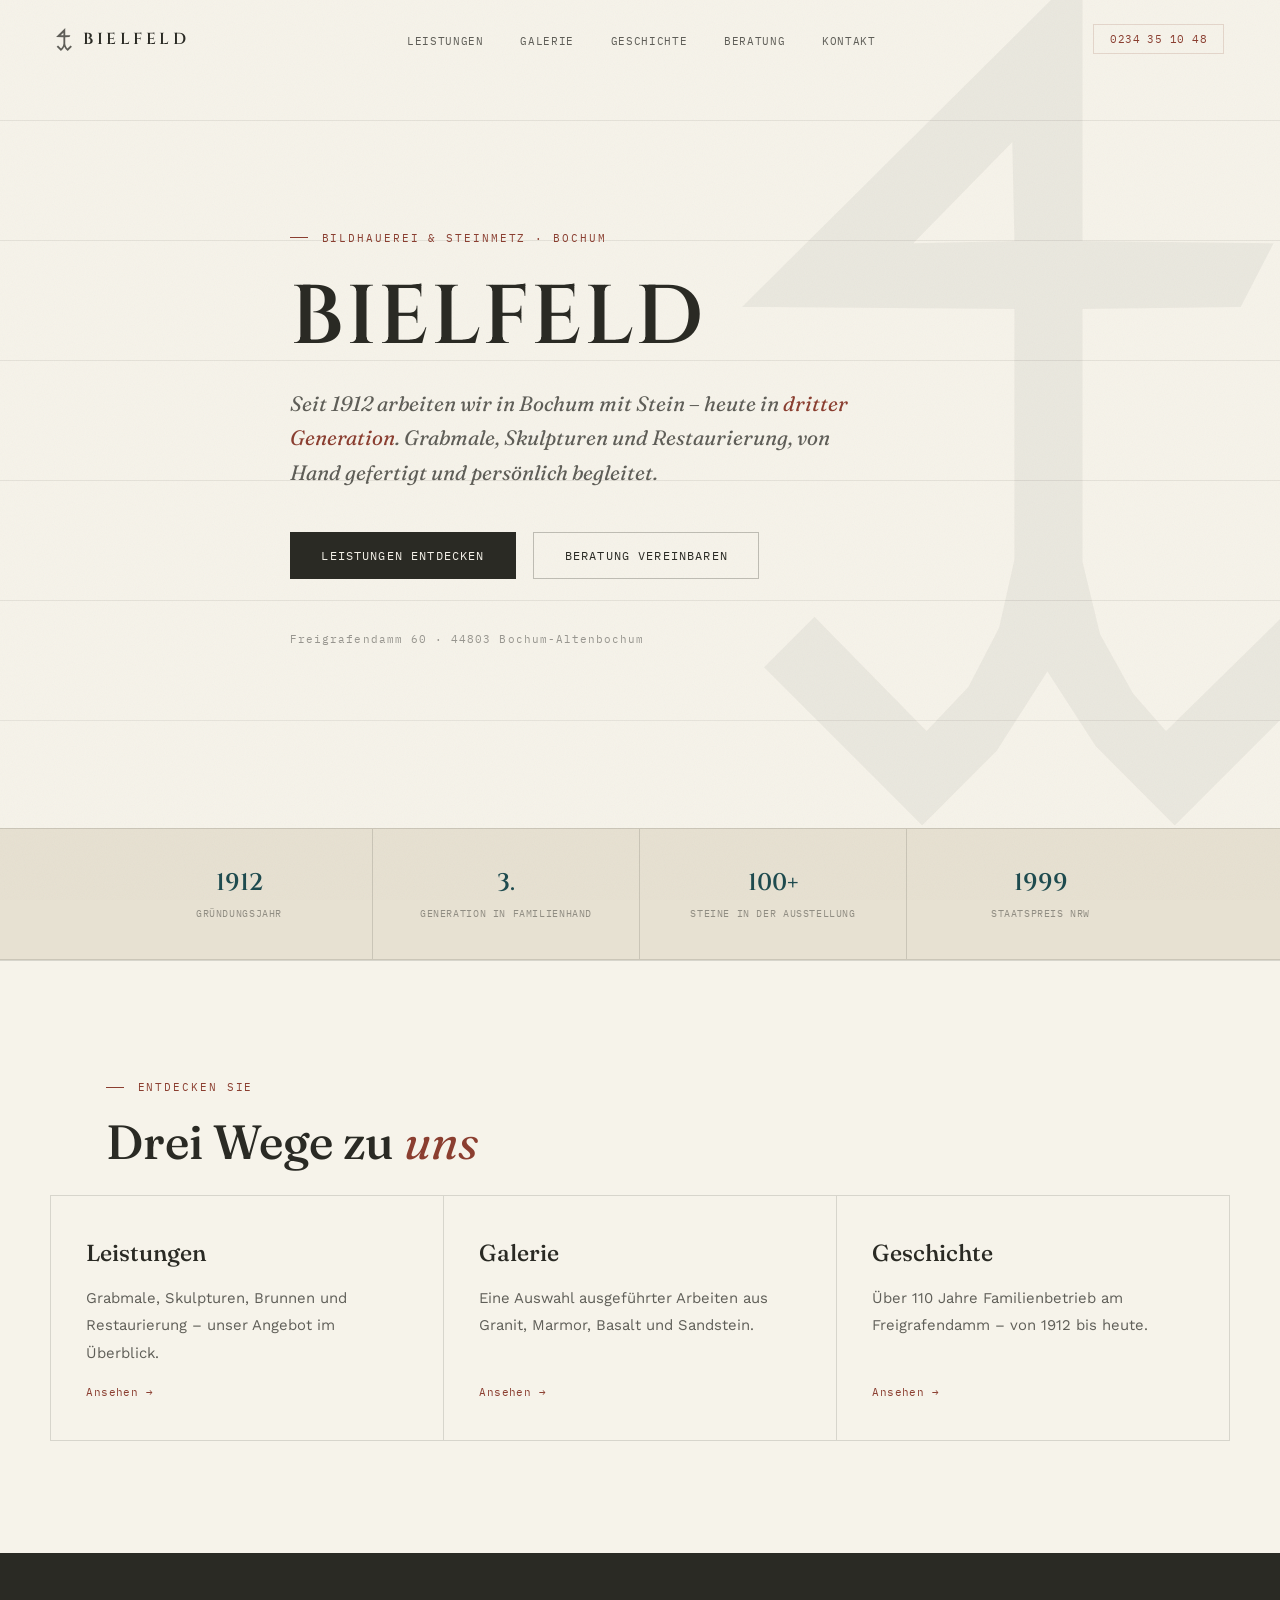
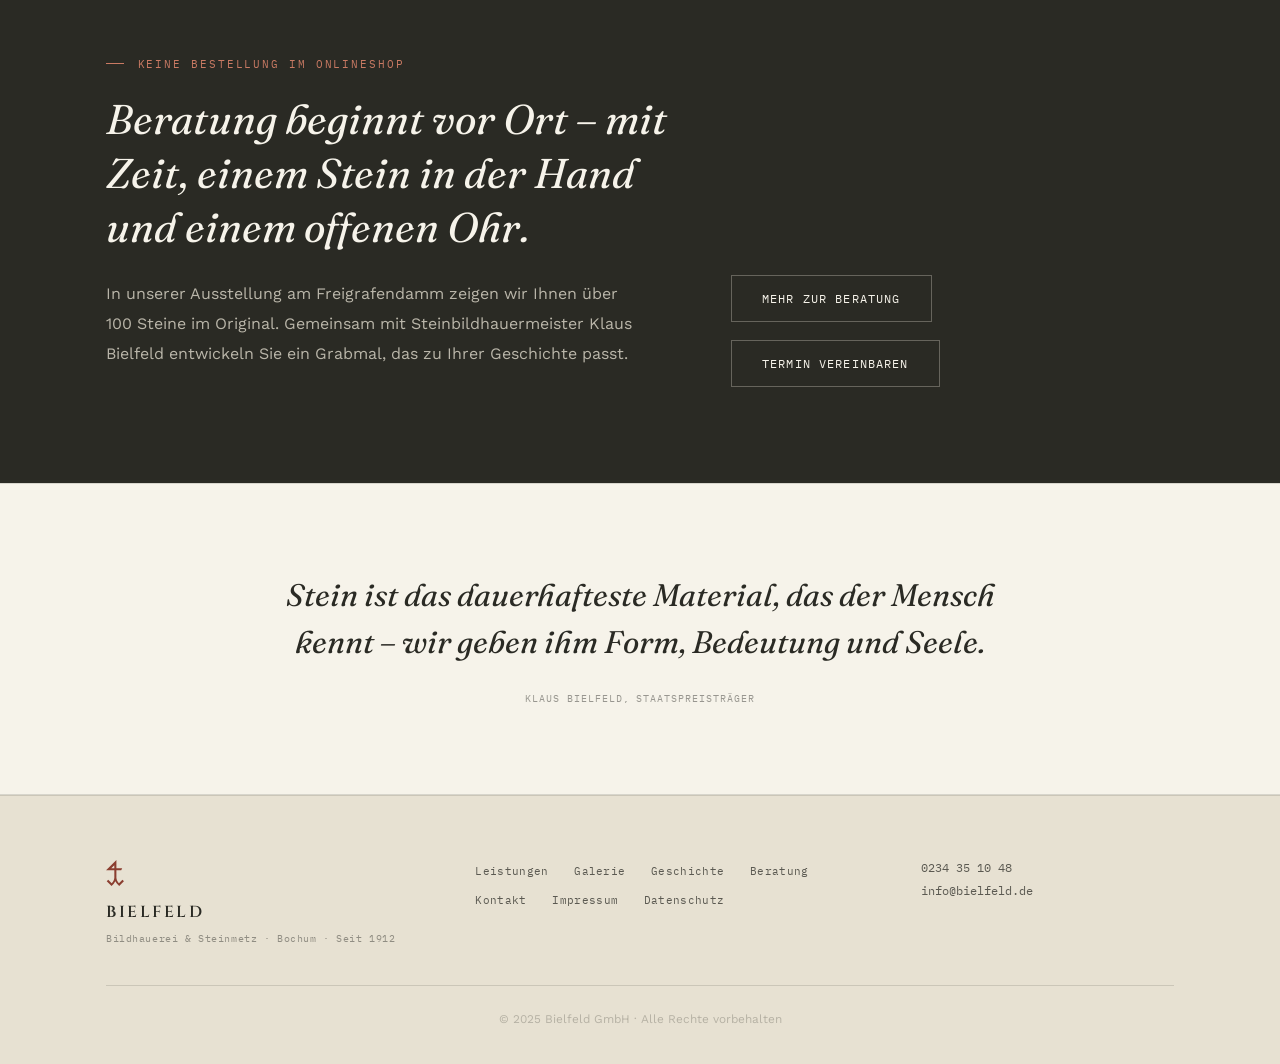
<file: index.html>
<!DOCTYPE html>
<html lang="de">
<head>
<meta charset="UTF-8">
<meta name="viewport" content="width=device-width, initial-scale=1.0">
<title>Bildhauerei Bielfeld GmbH – Bochum · Seit 1912</title>
<meta name="description" content="Bildhauerei Bielfeld – Grabmale, Skulpturen und Steinmetzarbeiten aus Bochum. Seit 1912 in dritter Generation. Persönliche Beratung vor Ort am Freigrafendamm 60.">
<link rel="preconnect" href="https://fonts.googleapis.com">
<link href="https://fonts.googleapis.com/css2?family=Cinzel:wght@400;500;600;700&family=Fraunces:ital,opsz,wght@0,9..144,400;0,9..144,500;0,9..144,600;1,9..144,400;1,9..144,500&family=Work+Sans:wght@300;400;500;600;700&family=IBM+Plex+Mono:wght@400;500&display=swap" rel="stylesheet">
<link rel="stylesheet" href="style.css">
</head>
<body>

<!-- ═══ NAVIGATION ═══ -->
<nav id="navbar">
  <a href="index.html" class="nav-logo">
    <svg class="nav-mark" viewBox="0 0 268 390" aria-hidden="true"><path d="M155 0L0 154L124 155L124 269L117 300L103 327L84 347L33 295L10 318L82 390L116 356L139 320L161 354L197 390L268 319L246 295L193 347L178 330L163 303L155 270L155 155L227 154L242 125L155 124Z M123 79L124 124L78 125Z" fill="currentColor" fill-rule="evenodd"/></svg>
    <span>Bielfeld</span>
  </a>
  <ul class="nav-links">
    <li><a href="leistungen.html">Leistungen</a></li>
    <li><a href="galerie.html">Galerie</a></li>
    <li><a href="geschichte.html">Geschichte</a></li>
    <li><a href="beratung.html">Beratung</a></li>
    <li><a href="kontakt.html">Kontakt</a></li>
  </ul>
  <a href="tel:+49234351048" class="nav-tel">0234 35 10 48</a>
  <button class="nav-hamburger" id="navHamburger" aria-label="Menü öffnen" aria-expanded="false"><span></span><span></span></button>
</nav>

<div class="nav-mobile-menu" id="navMobileMenu" aria-hidden="true">
  <nav class="mobile-menu-inner">
    <ul class="mobile-nav-links">
      <li><a href="leistungen.html" class="mobile-nav-link">Leistungen</a></li>
      <li><a href="galerie.html" class="mobile-nav-link">Galerie</a></li>
      <li><a href="geschichte.html" class="mobile-nav-link">Geschichte</a></li>
      <li><a href="beratung.html" class="mobile-nav-link">Beratung</a></li>
      <li><a href="kontakt.html" class="mobile-nav-link">Kontakt</a></li>
    </ul>
    <a href="tel:+49234351048" class="mobile-nav-tel">0234 35 10 48</a>
    <span class="mobile-nav-since">Bildhauerei &amp; Steinmetz · Bochum · Seit 1912</span>
  </nav>
</div>

<!-- ═══ HERO ═══ -->
<section id="hero">
  <div class="hero-grid-lines"></div>
  <svg class="hero-mark-bg" viewBox="0 0 268 390" aria-hidden="true"><path d="M155 0L0 154L124 155L124 269L117 300L103 327L84 347L33 295L10 318L82 390L116 356L139 320L161 354L197 390L268 319L246 295L193 347L178 330L163 303L155 270L155 155L227 154L242 125L155 124Z M123 79L124 124L78 125Z" fill="currentColor" fill-rule="evenodd"/></svg>
  <div class="container">
    <div class="hero-content">
      <span class="label reveal">Bildhauerei &amp; Steinmetz · Bochum</span>
      <h1 class="h1-carved hero-title reveal d1">Bielfeld</h1>
      <p class="lede hero-sub reveal d2">Seit 1912 arbeiten wir in Bochum mit Stein – heute in <em style="color:var(--brick); font-style:italic;">dritter Generation</em>. Grabmale, Skulpturen und Restaurierung, von Hand gefertigt und persönlich begleitet.</p>
      <div class="btn-row reveal d3">
        <a href="leistungen.html" class="btn btn--solid">Leistungen entdecken</a>
        <a href="beratung.html" class="btn btn--outline">Beratung vereinbaren</a>
      </div>
      <p class="hero-since reveal d3">Freigrafendamm 60 · 44803 Bochum-Altenbochum</p>
    </div>
  </div>
</section>

<!-- ═══ FAKTEN ═══ -->
<section class="fact-strip">
  <div class="container">
    <div class="fact reveal">
      <div class="fact-num">1912</div>
      <div class="fact-text">Gründungsjahr</div>
    </div>
    <div class="fact reveal d1">
      <div class="fact-num">3.</div>
      <div class="fact-text">Generation in Familienhand</div>
    </div>
    <div class="fact reveal d2">
      <div class="fact-num">100+</div>
      <div class="fact-text">Steine in der Ausstellung</div>
    </div>
    <div class="fact reveal d3">
      <div class="fact-num">1999</div>
      <div class="fact-text">Staatspreis NRW</div>
    </div>
  </div>
</section>

<!-- ═══ KATALOG-NAVIGATION ═══ -->
<section class="section">
  <div class="container">
    <span class="label reveal">Entdecken Sie</span>
    <h2 class="h2-accent reveal d1">Drei Wege zu <em>uns</em></h2>
  </div>
  <div class="container" style="padding:0;">
    <div class="cat-grid reveal d2">
      <a href="leistungen.html" class="cat-card">
        <h3>Leistungen</h3>
        <p>Grabmale, Skulpturen, Brunnen und Restaurierung – unser Angebot im Überblick.</p>
        <span class="cat-arrow">Ansehen</span>
      </a>
      <a href="galerie.html" class="cat-card">
        <h3>Galerie</h3>
        <p>Eine Auswahl ausgeführter Arbeiten aus Granit, Marmor, Basalt und Sandstein.</p>
        <span class="cat-arrow">Ansehen</span>
      </a>
      <a href="geschichte.html" class="cat-card">
        <h3>Geschichte</h3>
        <p>Über 110 Jahre Familienbetrieb am Freigrafendamm – von 1912 bis heute.</p>
        <span class="cat-arrow">Ansehen</span>
      </a>
    </div>
  </div>
</section>

<!-- ═══ BERATUNGS-TEASER ═══ -->
<section class="teaser-band">
  <div class="container">
    <div class="teaser-grid">
      <div class="reveal">
        <span class="label">Keine Bestellung im Onlineshop</span>
        <h2>Beratung beginnt vor Ort – mit Zeit, einem Stein in der Hand und einem offenen Ohr.</h2>
        <p>In unserer Ausstellung am Freigrafendamm zeigen wir Ihnen über 100 Steine im Original. Gemeinsam mit Steinbildhauermeister Klaus Bielfeld entwickeln Sie ein Grabmal, das zu Ihrer Geschichte passt.</p>
      </div>
      <div class="reveal d2" style="display:flex; flex-direction:column; gap:1.1rem; align-items:flex-start;">
        <a href="beratung.html" class="btn btn--outline">Mehr zur Beratung</a>
        <a href="kontakt.html" class="btn btn--outline">Termin vereinbaren</a>
      </div>
    </div>
  </div>
</section>

<!-- ═══ ZITAT ═══ -->
<div class="pull-quote">
  <blockquote class="reveal">
    Stein ist das dauerhafteste Material, das der Mensch kennt – wir geben ihm Form, Bedeutung und Seele.
    <cite>Klaus Bielfeld, Staatspreisträger</cite>
  </blockquote>
</div>

<!-- ═══ FOOTER ═══ -->
<footer>
  <div class="container">
    <div class="footer-grid">
      <div class="footer-brand">
        <svg class="footer-mark" viewBox="0 0 268 390" aria-hidden="true"><path d="M155 0L0 154L124 155L124 269L117 300L103 327L84 347L33 295L10 318L82 390L116 356L139 320L161 354L197 390L268 319L246 295L193 347L178 330L163 303L155 270L155 155L227 154L242 125L155 124Z M123 79L124 124L78 125Z" fill="currentColor" fill-rule="evenodd"/></svg>
        <div class="f-logo">Bielfeld</div>
        <div class="f-since">Bildhauerei &amp; Steinmetz · Bochum · Seit 1912</div>
      </div>
      <ul class="footer-nav">
        <li><a href="leistungen.html">Leistungen</a></li>
        <li><a href="galerie.html">Galerie</a></li>
        <li><a href="geschichte.html">Geschichte</a></li>
        <li><a href="beratung.html">Beratung</a></li>
        <li><a href="kontakt.html">Kontakt</a></li>
        <li><a href="impressum.html">Impressum</a></li>
        <li><a href="datenschutz.html">Datenschutz</a></li>
      </ul>
      <div class="footer-contact">
        <a href="tel:+49234351048">0234 35 10 48</a>
        <a href="mailto:info@bielfeld.de">info@bielfeld.de</a>
      </div>
    </div>
    <div class="footer-legal">© 2025 Bielfeld GmbH · Alle Rechte vorbehalten</div>
  </div>
</footer>

<script src="script.js"></script>
</body>
</html>
</file>
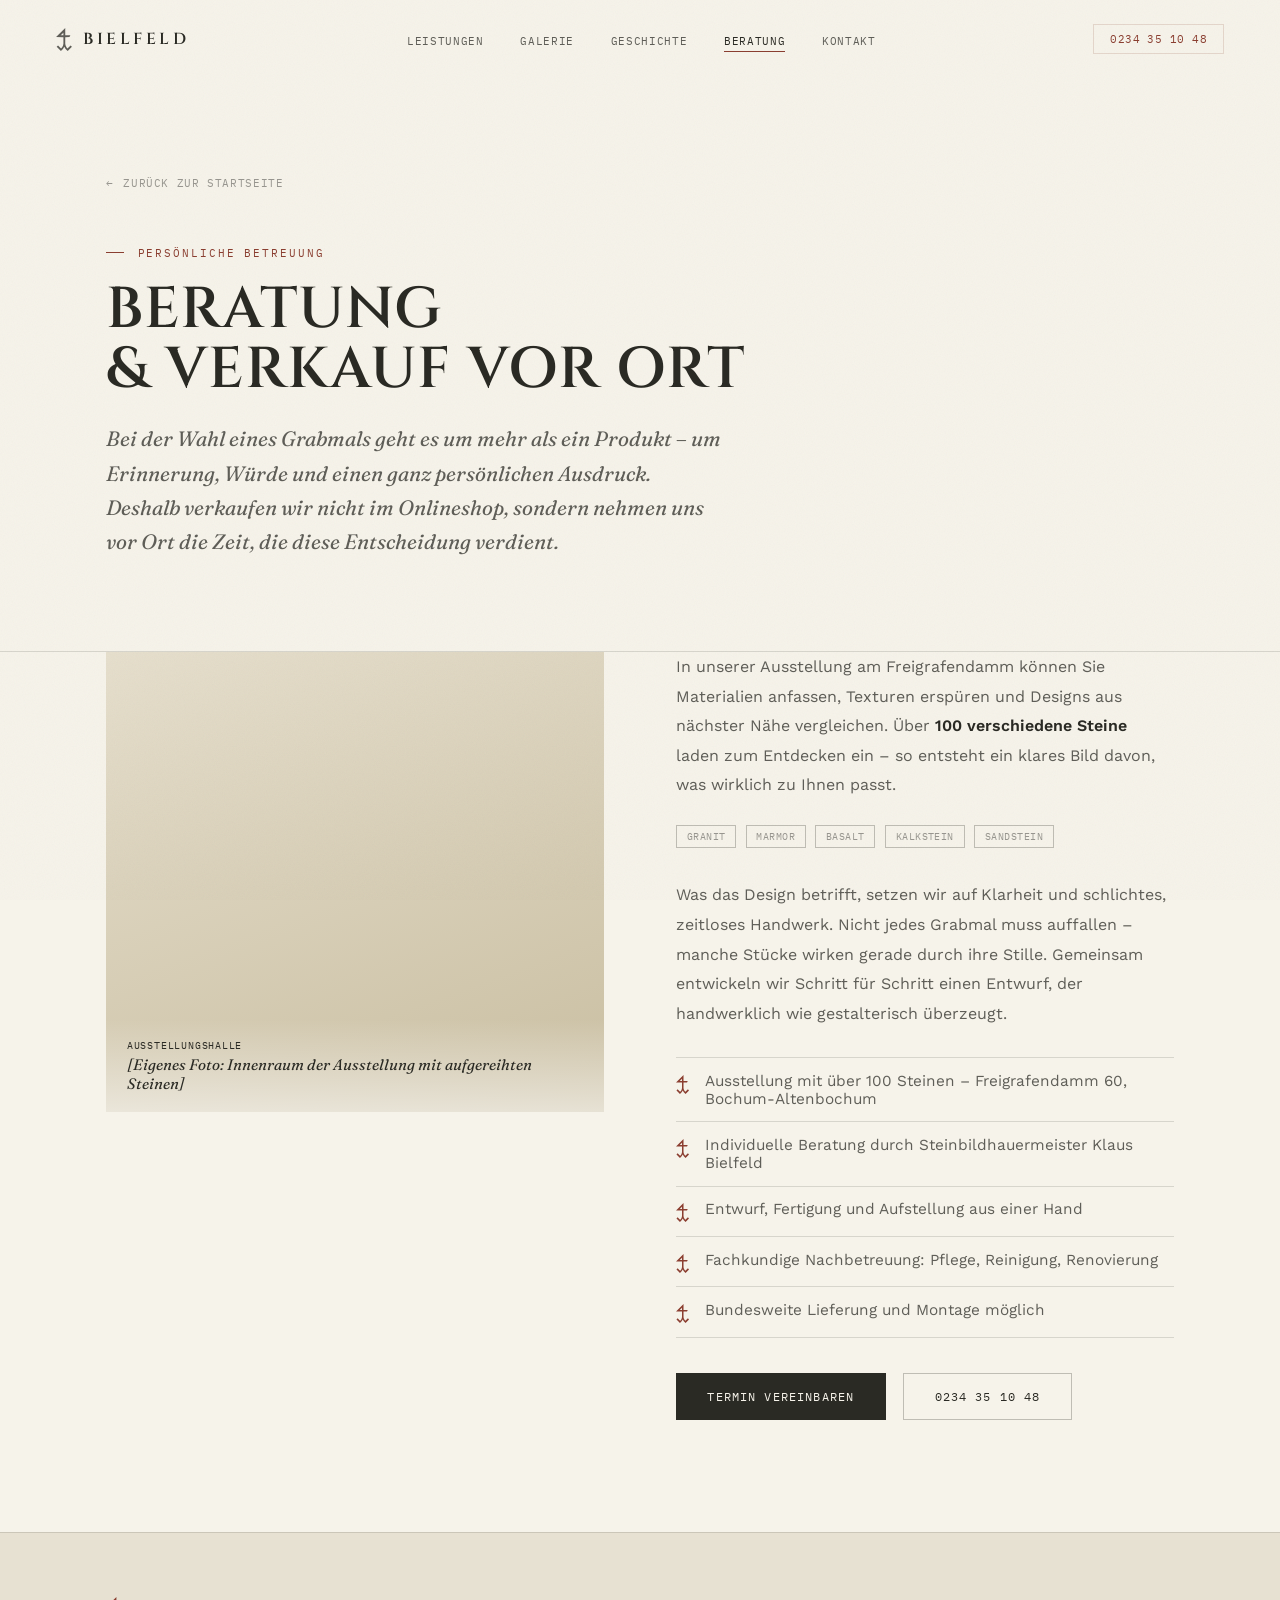
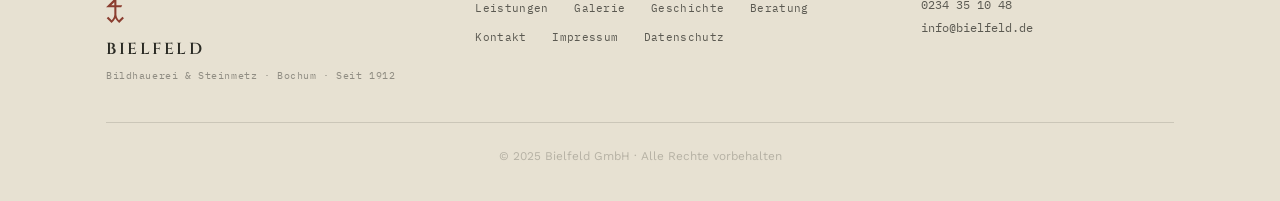
<file: beratung.html>
<!DOCTYPE html>
<html lang="de">
<head>
<meta charset="UTF-8">
<meta name="viewport" content="width=device-width, initial-scale=1.0">
<title>Beratung &amp; Verkauf vor Ort – Bildhauerei Bielfeld GmbH</title>
<meta name="description" content="Persönliche Beratung in der Ausstellung der Bildhauerei Bielfeld am Freigrafendamm 60 in Bochum – über 100 Steine im Original, kein Onlineshop.">
<link rel="preconnect" href="https://fonts.googleapis.com">
<link href="https://fonts.googleapis.com/css2?family=Cinzel:wght@400;500;600;700&family=Fraunces:ital,opsz,wght@0,9..144,400;0,9..144,500;0,9..144,600;1,9..144,400;1,9..144,500&family=Work+Sans:wght@300;400;500;600;700&family=IBM+Plex+Mono:wght@400;500&display=swap" rel="stylesheet">
<link rel="stylesheet" href="style.css">
</head>
<body>

<nav id="navbar">
  <a href="index.html" class="nav-logo">
    <svg class="nav-mark" viewBox="0 0 268 390" aria-hidden="true"><path d="M155 0L0 154L124 155L124 269L117 300L103 327L84 347L33 295L10 318L82 390L116 356L139 320L161 354L197 390L268 319L246 295L193 347L178 330L163 303L155 270L155 155L227 154L242 125L155 124Z M123 79L124 124L78 125Z" fill="currentColor" fill-rule="evenodd"/></svg>
    <span>Bielfeld</span>
  </a>
  <ul class="nav-links">
    <li><a href="leistungen.html">Leistungen</a></li>
    <li><a href="galerie.html">Galerie</a></li>
    <li><a href="geschichte.html">Geschichte</a></li>
    <li><a href="beratung.html" class="is-active">Beratung</a></li>
    <li><a href="kontakt.html">Kontakt</a></li>
  </ul>
  <a href="tel:+49234351048" class="nav-tel">0234 35 10 48</a>
  <button class="nav-hamburger" id="navHamburger" aria-label="Menü öffnen" aria-expanded="false"><span></span><span></span></button>
</nav>

<div class="nav-mobile-menu" id="navMobileMenu" aria-hidden="true">
  <nav class="mobile-menu-inner">
    <ul class="mobile-nav-links">
      <li><a href="leistungen.html" class="mobile-nav-link">Leistungen</a></li>
      <li><a href="galerie.html" class="mobile-nav-link">Galerie</a></li>
      <li><a href="geschichte.html" class="mobile-nav-link">Geschichte</a></li>
      <li><a href="beratung.html" class="mobile-nav-link">Beratung</a></li>
      <li><a href="kontakt.html" class="mobile-nav-link">Kontakt</a></li>
    </ul>
    <a href="tel:+49234351048" class="mobile-nav-tel">0234 35 10 48</a>
    <span class="mobile-nav-since">Bildhauerei &amp; Steinmetz · Bochum · Seit 1912</span>
  </nav>
</div>

<header class="page-head container">
  <a href="index.html" class="legal-back">Zurück zur Startseite</a>
  <span class="label reveal">Persönliche Betreuung</span>
  <h1 class="h1-carved reveal d1">Beratung<br>&amp; Verkauf vor Ort</h1>
  <p class="lede reveal d2">Bei der Wahl eines Grabmals geht es um mehr als ein Produkt – um Erinnerung, Würde und einen ganz persönlichen Ausdruck. Deshalb verkaufen wir nicht im Onlineshop, sondern nehmen uns vor Ort die Zeit, die diese Entscheidung verdient.</p>
</header>

<section class="section" style="padding-top:0;">
  <div class="container">
    <div class="consult-grid">

      <div class="consult-img reveal">
        <div class="swatch swatch--kalkstein" style="min-height:460px;">
          <div class="swatch-caption">
            <span class="sc-mat">Ausstellungshalle</span>
            <span class="sc-desc">[Eigenes Foto: Innenraum der Ausstellung mit aufgereihten Steinen]</span>
          </div>
        </div>
      </div>

      <div class="reveal d2">
        <p>In unserer Ausstellung am Freigrafendamm können Sie Materialien anfassen, Texturen erspüren und Designs aus nächster Nähe vergleichen. Über <strong>100 verschiedene Steine</strong> laden zum Entdecken ein – so entsteht ein klares Bild davon, was wirklich zu Ihnen passt.</p>

        <div class="material-strip">
          <span class="tag">Granit</span><span class="tag">Marmor</span><span class="tag">Basalt</span><span class="tag">Kalkstein</span><span class="tag">Sandstein</span>
        </div>

        <p>Was das Design betrifft, setzen wir auf Klarheit und schlichtes, zeitloses Handwerk. Nicht jedes Grabmal muss auffallen – manche Stücke wirken gerade durch ihre Stille. Gemeinsam entwickeln wir Schritt für Schritt einen Entwurf, der handwerklich wie gestalterisch überzeugt.</p>

        <ul class="feature-list">
          <li><svg class="mark" viewBox="0 0 268 390" aria-hidden="true"><path d="M155 0L0 154L124 155L124 269L117 300L103 327L84 347L33 295L10 318L82 390L116 356L139 320L161 354L197 390L268 319L246 295L193 347L178 330L163 303L155 270L155 155L227 154L242 125L155 124Z M123 79L124 124L78 125Z" fill="currentColor" fill-rule="evenodd"/></svg>Ausstellung mit über 100 Steinen – Freigrafendamm 60, Bochum-Altenbochum</li>
          <li><svg class="mark" viewBox="0 0 268 390" aria-hidden="true"><path d="M155 0L0 154L124 155L124 269L117 300L103 327L84 347L33 295L10 318L82 390L116 356L139 320L161 354L197 390L268 319L246 295L193 347L178 330L163 303L155 270L155 155L227 154L242 125L155 124Z M123 79L124 124L78 125Z" fill="currentColor" fill-rule="evenodd"/></svg>Individuelle Beratung durch Steinbildhauermeister Klaus Bielfeld</li>
          <li><svg class="mark" viewBox="0 0 268 390" aria-hidden="true"><path d="M155 0L0 154L124 155L124 269L117 300L103 327L84 347L33 295L10 318L82 390L116 356L139 320L161 354L197 390L268 319L246 295L193 347L178 330L163 303L155 270L155 155L227 154L242 125L155 124Z M123 79L124 124L78 125Z" fill="currentColor" fill-rule="evenodd"/></svg>Entwurf, Fertigung und Aufstellung aus einer Hand</li>
          <li><svg class="mark" viewBox="0 0 268 390" aria-hidden="true"><path d="M155 0L0 154L124 155L124 269L117 300L103 327L84 347L33 295L10 318L82 390L116 356L139 320L161 354L197 390L268 319L246 295L193 347L178 330L163 303L155 270L155 155L227 154L242 125L155 124Z M123 79L124 124L78 125Z" fill="currentColor" fill-rule="evenodd"/></svg>Fachkundige Nachbetreuung: Pflege, Reinigung, Renovierung</li>
          <li><svg class="mark" viewBox="0 0 268 390" aria-hidden="true"><path d="M155 0L0 154L124 155L124 269L117 300L103 327L84 347L33 295L10 318L82 390L116 356L139 320L161 354L197 390L268 319L246 295L193 347L178 330L163 303L155 270L155 155L227 154L242 125L155 124Z M123 79L124 124L78 125Z" fill="currentColor" fill-rule="evenodd"/></svg>Bundesweite Lieferung und Montage möglich</li>
        </ul>

        <div class="btn-row">
          <a href="kontakt.html" class="btn btn--solid">Termin vereinbaren</a>
          <a href="tel:+49234351048" class="btn btn--outline">0234 35 10 48</a>
        </div>
      </div>

    </div>
  </div>
</section>

<footer>
  <div class="container">
    <div class="footer-grid">
      <div class="footer-brand">
        <svg class="footer-mark" viewBox="0 0 268 390" aria-hidden="true"><path d="M155 0L0 154L124 155L124 269L117 300L103 327L84 347L33 295L10 318L82 390L116 356L139 320L161 354L197 390L268 319L246 295L193 347L178 330L163 303L155 270L155 155L227 154L242 125L155 124Z M123 79L124 124L78 125Z" fill="currentColor" fill-rule="evenodd"/></svg>
        <div class="f-logo">Bielfeld</div>
        <div class="f-since">Bildhauerei &amp; Steinmetz · Bochum · Seit 1912</div>
      </div>
      <ul class="footer-nav">
        <li><a href="leistungen.html">Leistungen</a></li>
        <li><a href="galerie.html">Galerie</a></li>
        <li><a href="geschichte.html">Geschichte</a></li>
        <li><a href="beratung.html">Beratung</a></li>
        <li><a href="kontakt.html">Kontakt</a></li>
        <li><a href="impressum.html">Impressum</a></li>
        <li><a href="datenschutz.html">Datenschutz</a></li>
      </ul>
      <div class="footer-contact">
        <a href="tel:+49234351048">0234 35 10 48</a>
        <a href="mailto:info@bielfeld.de">info@bielfeld.de</a>
      </div>
    </div>
    <div class="footer-legal">© 2025 Bielfeld GmbH · Alle Rechte vorbehalten</div>
  </div>
</footer>

<script src="script.js"></script>
</body>
</html>
</file>
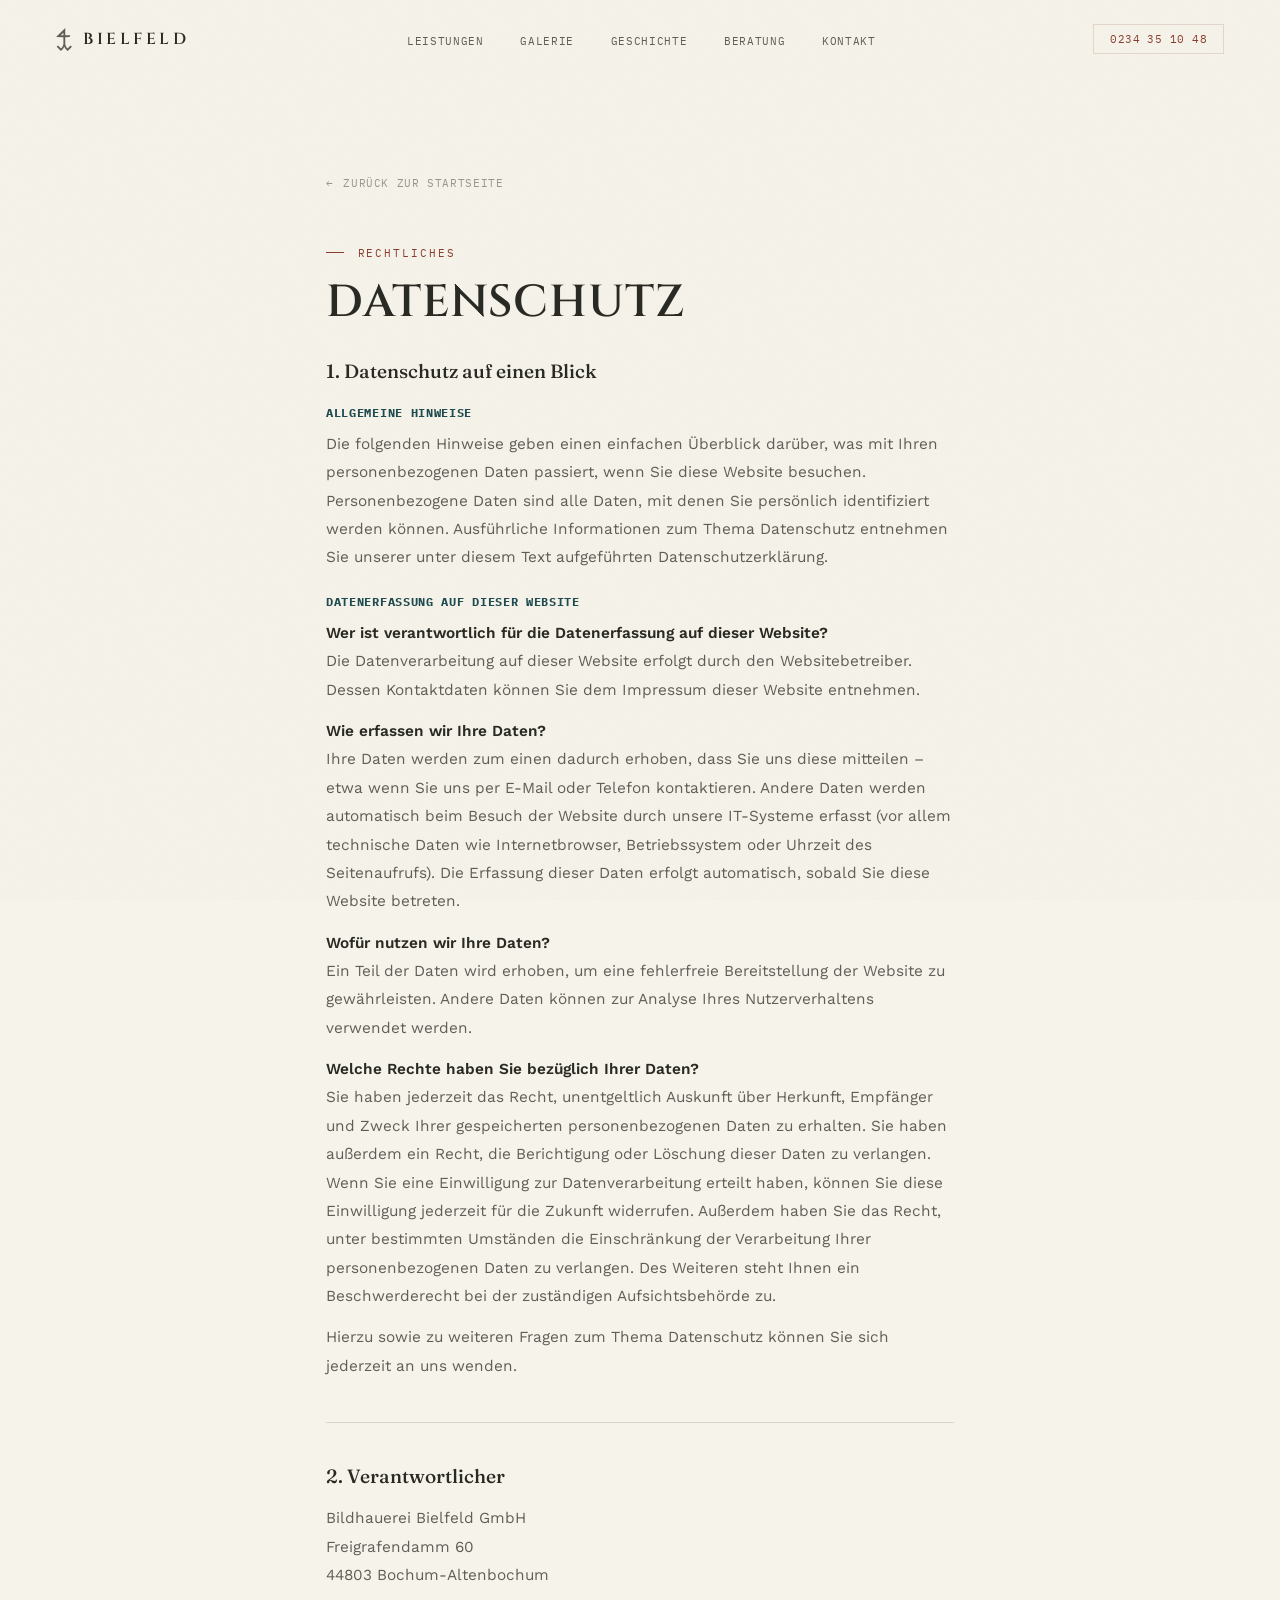
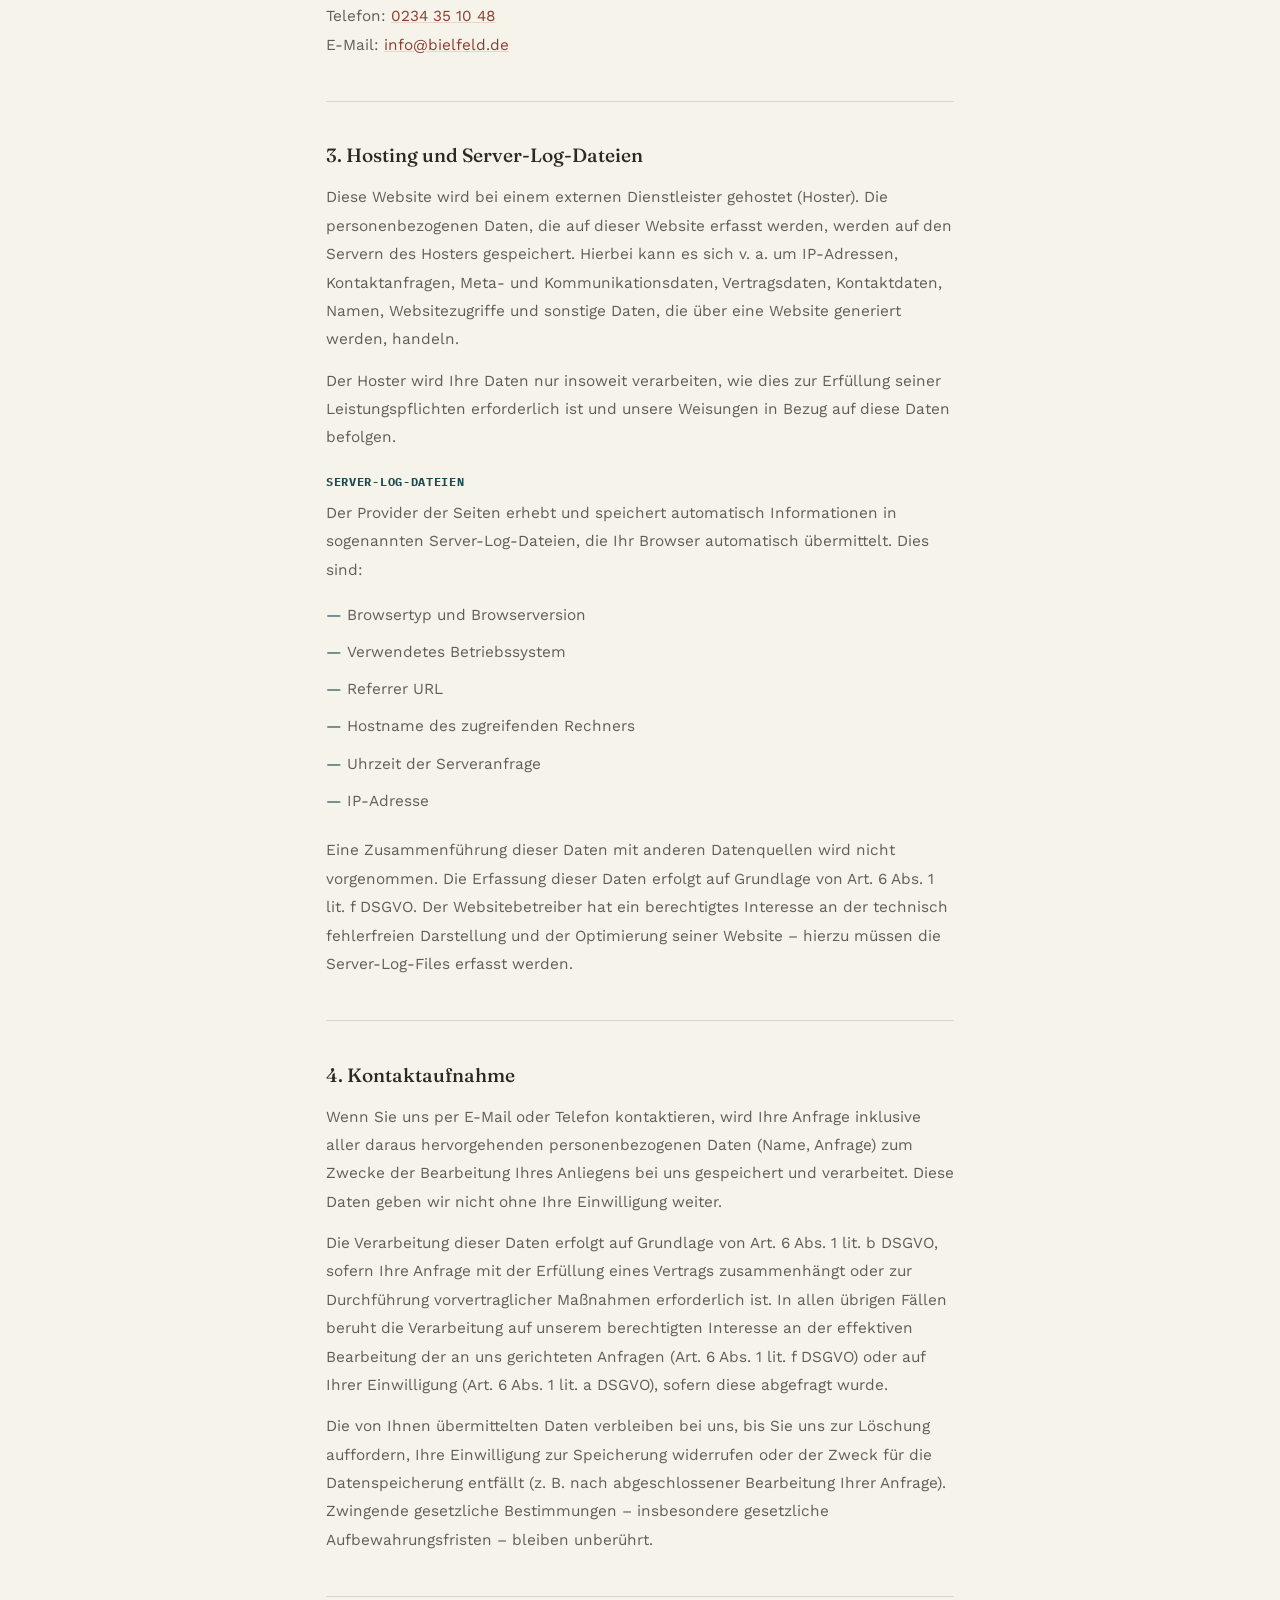
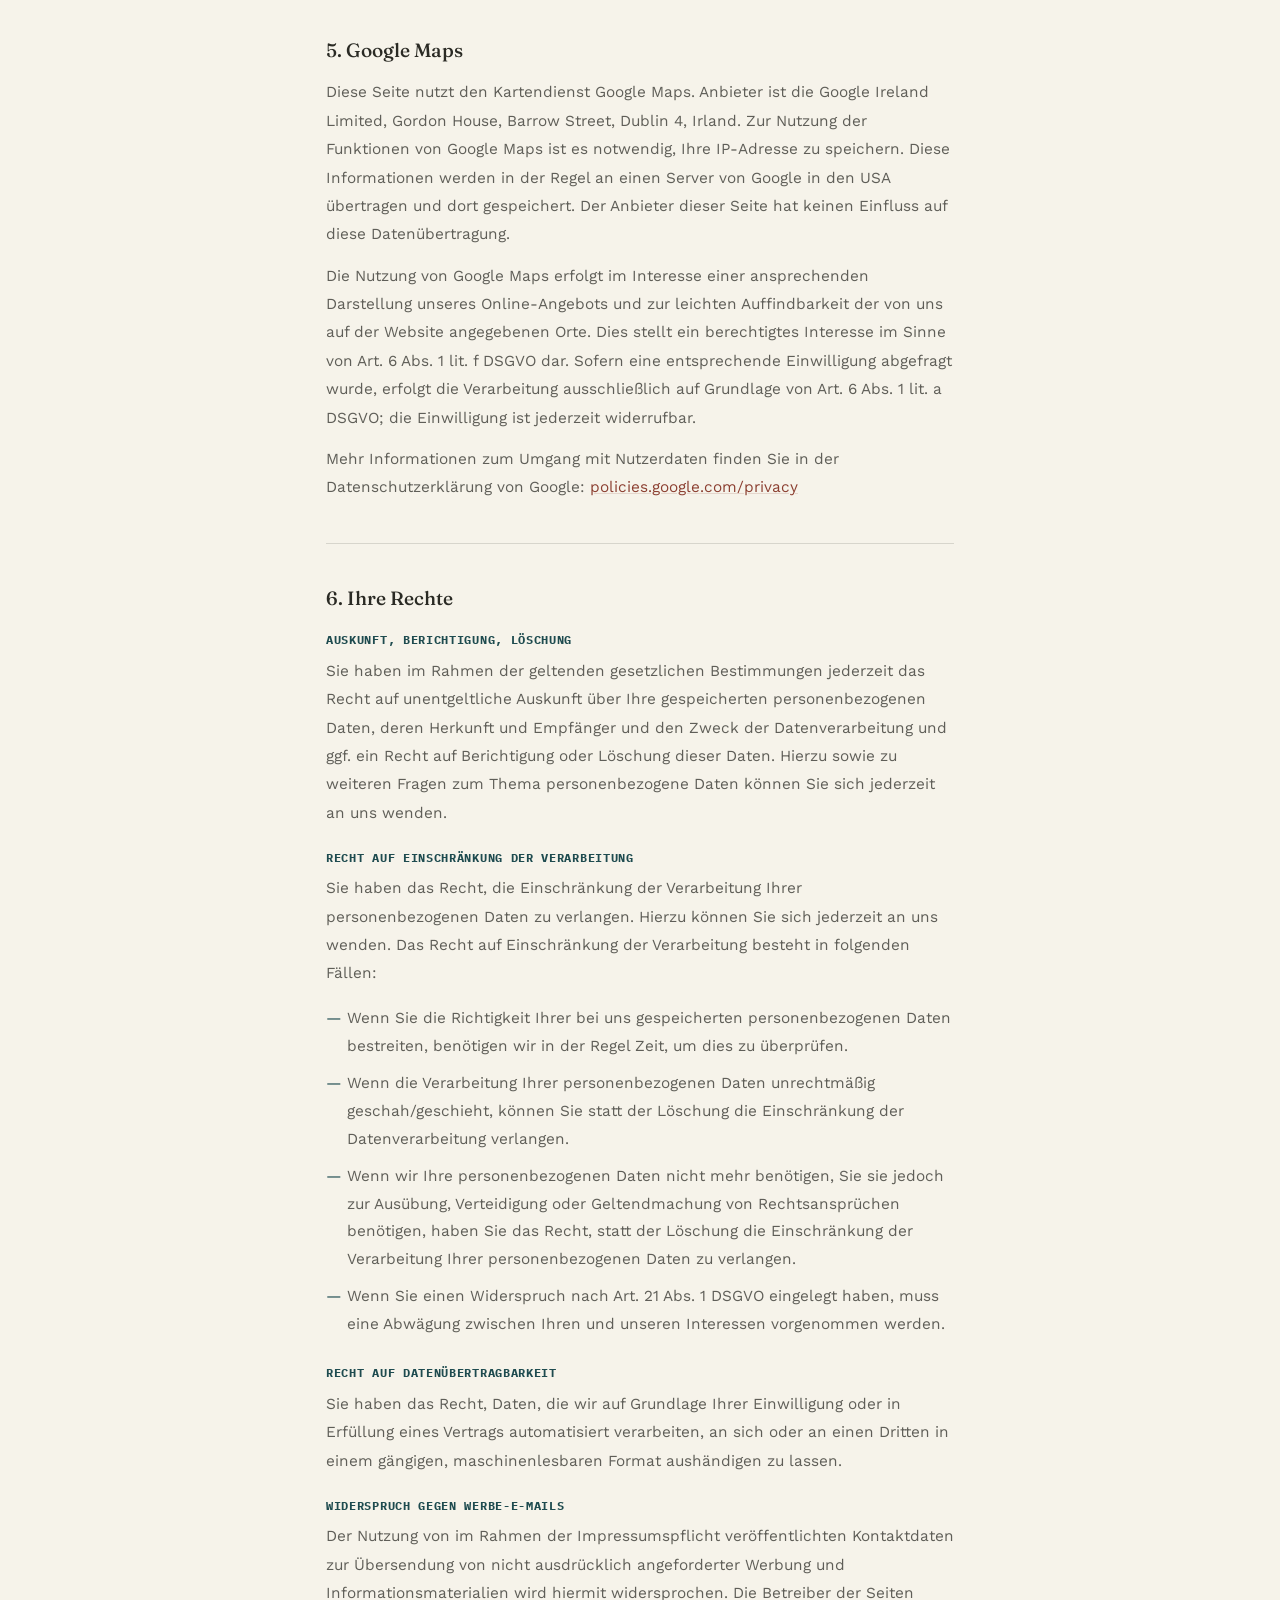
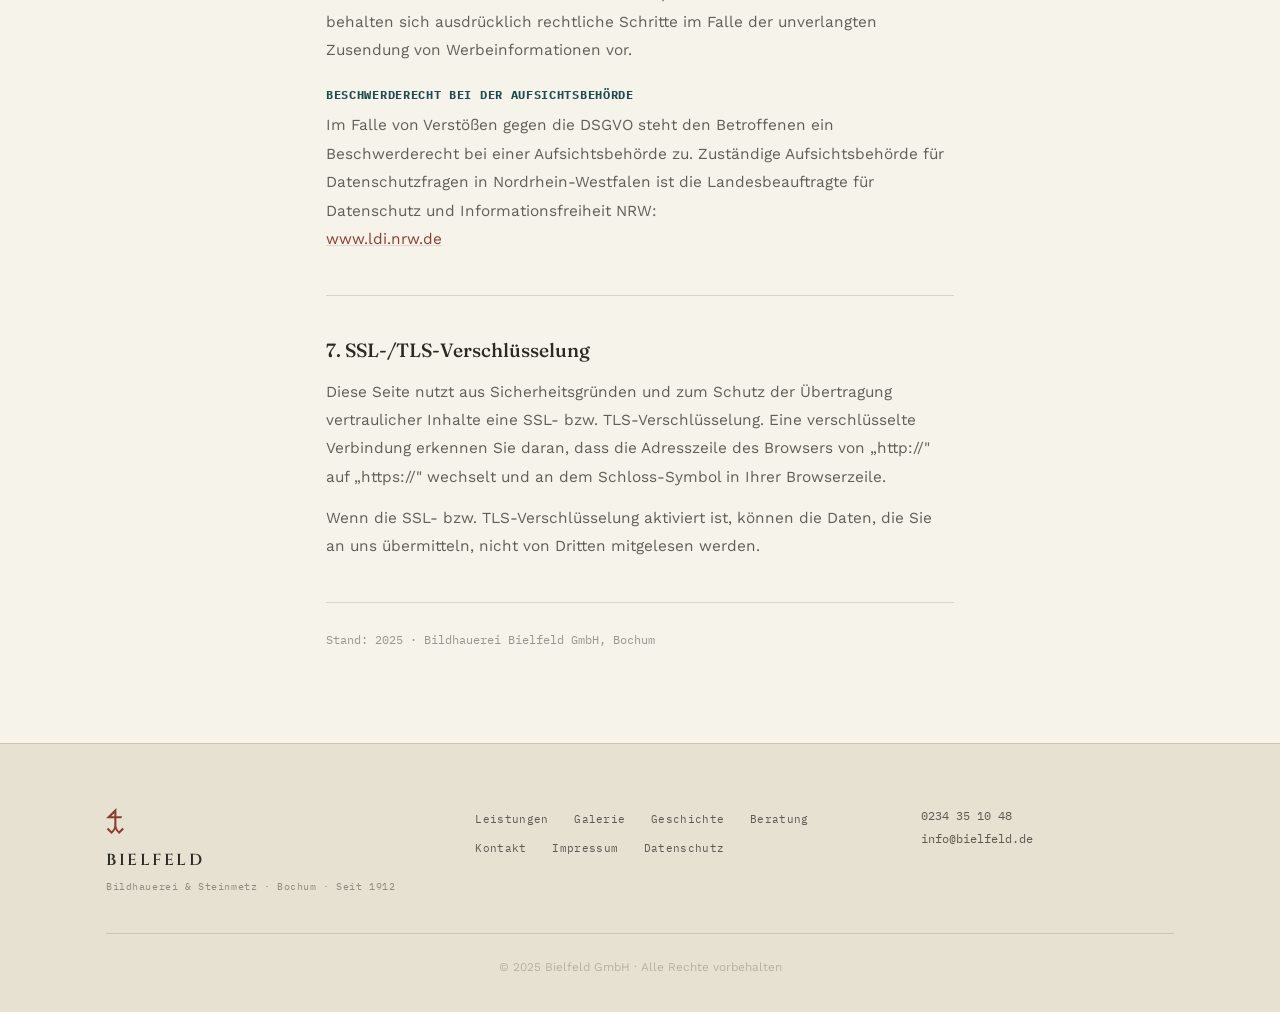
<file: datenschutz.html>
<!DOCTYPE html>
<html lang="de">
<head>
<meta charset="UTF-8">
<meta name="viewport" content="width=device-width, initial-scale=1.0">
<title>Datenschutz – Bildhauerei Bielfeld GmbH</title>
<link rel="preconnect" href="https://fonts.googleapis.com">
<link href="https://fonts.googleapis.com/css2?family=Cinzel:wght@400;500;600;700&family=Fraunces:ital,opsz,wght@0,9..144,400;0,9..144,500;0,9..144,600;1,9..144,400;1,9..144,500&family=Work+Sans:wght@300;400;500;600;700&family=IBM+Plex+Mono:wght@400;500&display=swap" rel="stylesheet">
<link rel="stylesheet" href="style.css">
</head>
<body class="legal-page">

<nav id="navbar">
  <a href="index.html" class="nav-logo">
    <svg class="nav-mark" viewBox="0 0 268 390" aria-hidden="true"><path d="M155 0L0 154L124 155L124 269L117 300L103 327L84 347L33 295L10 318L82 390L116 356L139 320L161 354L197 390L268 319L246 295L193 347L178 330L163 303L155 270L155 155L227 154L242 125L155 124Z M123 79L124 124L78 125Z" fill="currentColor" fill-rule="evenodd"/></svg>
    <span>Bielfeld</span>
  </a>
  <ul class="nav-links">
    <li><a href="leistungen.html">Leistungen</a></li>
    <li><a href="galerie.html">Galerie</a></li>
    <li><a href="geschichte.html">Geschichte</a></li>
    <li><a href="beratung.html">Beratung</a></li>
    <li><a href="kontakt.html">Kontakt</a></li>
  </ul>
  <a href="tel:+49234351048" class="nav-tel">0234 35 10 48</a>
  <button class="nav-hamburger" id="navHamburger" aria-label="Menü öffnen" aria-expanded="false"><span></span><span></span></button>
</nav>

<div class="nav-mobile-menu" id="navMobileMenu" aria-hidden="true">
  <nav class="mobile-menu-inner">
    <ul class="mobile-nav-links">
      <li><a href="leistungen.html" class="mobile-nav-link">Leistungen</a></li>
      <li><a href="galerie.html" class="mobile-nav-link">Galerie</a></li>
      <li><a href="geschichte.html" class="mobile-nav-link">Geschichte</a></li>
      <li><a href="beratung.html" class="mobile-nav-link">Beratung</a></li>
      <li><a href="kontakt.html" class="mobile-nav-link">Kontakt</a></li>
    </ul>
    <a href="tel:+49234351048" class="mobile-nav-tel">0234 35 10 48</a>
    <span class="mobile-nav-since">Bildhauerei &amp; Steinmetz · Bochum · Seit 1912</span>
  </nav>
</div>

<main>
  <div class="legal-wrap">

    <a href="index.html" class="legal-back">Zurück zur Startseite</a>

    <span class="label">Rechtliches</span>
    <h1 class="h1-carved" style="font-size:clamp(2rem,4vw,2.8rem); margin-bottom:2rem;">Datenschutz</h1>

    <div class="legal-section">
      <h2>1. Datenschutz auf einen Blick</h2>
      <h3>Allgemeine Hinweise</h3>
      <p>Die folgenden Hinweise geben einen einfachen Überblick darüber, was mit Ihren personenbezogenen Daten passiert, wenn Sie diese Website besuchen. Personenbezogene Daten sind alle Daten, mit denen Sie persönlich identifiziert werden können. Ausführliche Informationen zum Thema Datenschutz entnehmen Sie unserer unter diesem Text aufgeführten Datenschutzerklärung.</p>

      <h3>Datenerfassung auf dieser Website</h3>
      <p><strong>Wer ist verantwortlich für die Datenerfassung auf dieser Website?</strong><br>Die Datenverarbeitung auf dieser Website erfolgt durch den Websitebetreiber. Dessen Kontaktdaten können Sie dem Impressum dieser Website entnehmen.</p>
      <p><strong>Wie erfassen wir Ihre Daten?</strong><br>Ihre Daten werden zum einen dadurch erhoben, dass Sie uns diese mitteilen – etwa wenn Sie uns per E-Mail oder Telefon kontaktieren. Andere Daten werden automatisch beim Besuch der Website durch unsere IT-Systeme erfasst (vor allem technische Daten wie Internetbrowser, Betriebssystem oder Uhrzeit des Seitenaufrufs). Die Erfassung dieser Daten erfolgt automatisch, sobald Sie diese Website betreten.</p>
      <p><strong>Wofür nutzen wir Ihre Daten?</strong><br>Ein Teil der Daten wird erhoben, um eine fehlerfreie Bereitstellung der Website zu gewährleisten. Andere Daten können zur Analyse Ihres Nutzerverhaltens verwendet werden.</p>
      <p><strong>Welche Rechte haben Sie bezüglich Ihrer Daten?</strong><br>Sie haben jederzeit das Recht, unentgeltlich Auskunft über Herkunft, Empfänger und Zweck Ihrer gespeicherten personenbezogenen Daten zu erhalten. Sie haben außerdem ein Recht, die Berichtigung oder Löschung dieser Daten zu verlangen. Wenn Sie eine Einwilligung zur Datenverarbeitung erteilt haben, können Sie diese Einwilligung jederzeit für die Zukunft widerrufen. Außerdem haben Sie das Recht, unter bestimmten Umständen die Einschränkung der Verarbeitung Ihrer personenbezogenen Daten zu verlangen. Des Weiteren steht Ihnen ein Beschwerderecht bei der zuständigen Aufsichtsbehörde zu.</p>
      <p>Hierzu sowie zu weiteren Fragen zum Thema Datenschutz können Sie sich jederzeit an uns wenden.</p>
    </div>

    <hr class="legal-separator">

    <div class="legal-section">
      <h2>2. Verantwortlicher</h2>
      <p>Bildhauerei Bielfeld GmbH<br>Freigrafendamm 60<br>44803 Bochum-Altenbochum</p>
      <p>Telefon: <a href="tel:+49234351048">0234 35 10 48</a><br>E-Mail: <a href="mailto:info@bielfeld.de">info@bielfeld.de</a></p>
    </div>

    <hr class="legal-separator">

    <div class="legal-section">
      <h2>3. Hosting und Server-Log-Dateien</h2>
      <p>Diese Website wird bei einem externen Dienstleister gehostet (Hoster). Die personenbezogenen Daten, die auf dieser Website erfasst werden, werden auf den Servern des Hosters gespeichert. Hierbei kann es sich v. a. um IP-Adressen, Kontaktanfragen, Meta- und Kommunikationsdaten, Vertragsdaten, Kontaktdaten, Namen, Websitezugriffe und sonstige Daten, die über eine Website generiert werden, handeln.</p>
      <p>Der Hoster wird Ihre Daten nur insoweit verarbeiten, wie dies zur Erfüllung seiner Leistungspflichten erforderlich ist und unsere Weisungen in Bezug auf diese Daten befolgen.</p>
      <h3>Server-Log-Dateien</h3>
      <p>Der Provider der Seiten erhebt und speichert automatisch Informationen in sogenannten Server-Log-Dateien, die Ihr Browser automatisch übermittelt. Dies sind:</p>
      <ul>
        <li>Browsertyp und Browserversion</li>
        <li>Verwendetes Betriebssystem</li>
        <li>Referrer URL</li>
        <li>Hostname des zugreifenden Rechners</li>
        <li>Uhrzeit der Serveranfrage</li>
        <li>IP-Adresse</li>
      </ul>
      <p>Eine Zusammenführung dieser Daten mit anderen Datenquellen wird nicht vorgenommen. Die Erfassung dieser Daten erfolgt auf Grundlage von Art. 6 Abs. 1 lit. f DSGVO. Der Websitebetreiber hat ein berechtigtes Interesse an der technisch fehlerfreien Darstellung und der Optimierung seiner Website – hierzu müssen die Server-Log-Files erfasst werden.</p>
    </div>

    <hr class="legal-separator">

    <div class="legal-section">
      <h2>4. Kontaktaufnahme</h2>
      <p>Wenn Sie uns per E-Mail oder Telefon kontaktieren, wird Ihre Anfrage inklusive aller daraus hervorgehenden personenbezogenen Daten (Name, Anfrage) zum Zwecke der Bearbeitung Ihres Anliegens bei uns gespeichert und verarbeitet. Diese Daten geben wir nicht ohne Ihre Einwilligung weiter.</p>
      <p>Die Verarbeitung dieser Daten erfolgt auf Grundlage von Art. 6 Abs. 1 lit. b DSGVO, sofern Ihre Anfrage mit der Erfüllung eines Vertrags zusammenhängt oder zur Durchführung vorvertraglicher Maßnahmen erforderlich ist. In allen übrigen Fällen beruht die Verarbeitung auf unserem berechtigten Interesse an der effektiven Bearbeitung der an uns gerichteten Anfragen (Art. 6 Abs. 1 lit. f DSGVO) oder auf Ihrer Einwilligung (Art. 6 Abs. 1 lit. a DSGVO), sofern diese abgefragt wurde.</p>
      <p>Die von Ihnen übermittelten Daten verbleiben bei uns, bis Sie uns zur Löschung auffordern, Ihre Einwilligung zur Speicherung widerrufen oder der Zweck für die Datenspeicherung entfällt (z. B. nach abgeschlossener Bearbeitung Ihrer Anfrage). Zwingende gesetzliche Bestimmungen – insbesondere gesetzliche Aufbewahrungsfristen – bleiben unberührt.</p>
    </div>

    <hr class="legal-separator">

    <div class="legal-section">
      <h2>5. Google Maps</h2>
      <p>Diese Seite nutzt den Kartendienst Google Maps. Anbieter ist die Google Ireland Limited, Gordon House, Barrow Street, Dublin 4, Irland. Zur Nutzung der Funktionen von Google Maps ist es notwendig, Ihre IP-Adresse zu speichern. Diese Informationen werden in der Regel an einen Server von Google in den USA übertragen und dort gespeichert. Der Anbieter dieser Seite hat keinen Einfluss auf diese Datenübertragung.</p>
      <p>Die Nutzung von Google Maps erfolgt im Interesse einer ansprechenden Darstellung unseres Online-Angebots und zur leichten Auffindbarkeit der von uns auf der Website angegebenen Orte. Dies stellt ein berechtigtes Interesse im Sinne von Art. 6 Abs. 1 lit. f DSGVO dar. Sofern eine entsprechende Einwilligung abgefragt wurde, erfolgt die Verarbeitung ausschließlich auf Grundlage von Art. 6 Abs. 1 lit. a DSGVO; die Einwilligung ist jederzeit widerrufbar.</p>
      <p>Mehr Informationen zum Umgang mit Nutzerdaten finden Sie in der Datenschutzerklärung von Google: <a href="https://policies.google.com/privacy" target="_blank" rel="noopener">policies.google.com/privacy</a></p>
    </div>

    <hr class="legal-separator">

    <div class="legal-section">
      <h2>6. Ihre Rechte</h2>
      <h3>Auskunft, Berichtigung, Löschung</h3>
      <p>Sie haben im Rahmen der geltenden gesetzlichen Bestimmungen jederzeit das Recht auf unentgeltliche Auskunft über Ihre gespeicherten personenbezogenen Daten, deren Herkunft und Empfänger und den Zweck der Datenverarbeitung und ggf. ein Recht auf Berichtigung oder Löschung dieser Daten. Hierzu sowie zu weiteren Fragen zum Thema personenbezogene Daten können Sie sich jederzeit an uns wenden.</p>
      <h3>Recht auf Einschränkung der Verarbeitung</h3>
      <p>Sie haben das Recht, die Einschränkung der Verarbeitung Ihrer personenbezogenen Daten zu verlangen. Hierzu können Sie sich jederzeit an uns wenden. Das Recht auf Einschränkung der Verarbeitung besteht in folgenden Fällen:</p>
      <ul>
        <li>Wenn Sie die Richtigkeit Ihrer bei uns gespeicherten personenbezogenen Daten bestreiten, benötigen wir in der Regel Zeit, um dies zu überprüfen.</li>
        <li>Wenn die Verarbeitung Ihrer personenbezogenen Daten unrechtmäßig geschah/geschieht, können Sie statt der Löschung die Einschränkung der Datenverarbeitung verlangen.</li>
        <li>Wenn wir Ihre personenbezogenen Daten nicht mehr benötigen, Sie sie jedoch zur Ausübung, Verteidigung oder Geltendmachung von Rechtsansprüchen benötigen, haben Sie das Recht, statt der Löschung die Einschränkung der Verarbeitung Ihrer personenbezogenen Daten zu verlangen.</li>
        <li>Wenn Sie einen Widerspruch nach Art. 21 Abs. 1 DSGVO eingelegt haben, muss eine Abwägung zwischen Ihren und unseren Interessen vorgenommen werden.</li>
      </ul>
      <h3>Recht auf Datenübertragbarkeit</h3>
      <p>Sie haben das Recht, Daten, die wir auf Grundlage Ihrer Einwilligung oder in Erfüllung eines Vertrags automatisiert verarbeiten, an sich oder an einen Dritten in einem gängigen, maschinenlesbaren Format aushändigen zu lassen.</p>
      <h3>Widerspruch gegen Werbe-E-Mails</h3>
      <p>Der Nutzung von im Rahmen der Impressumspflicht veröffentlichten Kontaktdaten zur Übersendung von nicht ausdrücklich angeforderter Werbung und Informationsmaterialien wird hiermit widersprochen. Die Betreiber der Seiten behalten sich ausdrücklich rechtliche Schritte im Falle der unverlangten Zusendung von Werbeinformationen vor.</p>
      <h3>Beschwerderecht bei der Aufsichtsbehörde</h3>
      <p>Im Falle von Verstößen gegen die DSGVO steht den Betroffenen ein Beschwerderecht bei einer Aufsichtsbehörde zu. Zuständige Aufsichtsbehörde für Datenschutzfragen in Nordrhein-Westfalen ist die Landesbeauftragte für Datenschutz und Informationsfreiheit NRW:<br><a href="https://www.ldi.nrw.de" target="_blank" rel="noopener">www.ldi.nrw.de</a></p>
    </div>

    <hr class="legal-separator">

    <div class="legal-section">
      <h2>7. SSL-/TLS-Verschlüsselung</h2>
      <p>Diese Seite nutzt aus Sicherheitsgründen und zum Schutz der Übertragung vertraulicher Inhalte eine SSL- bzw. TLS-Verschlüsselung. Eine verschlüsselte Verbindung erkennen Sie daran, dass die Adresszeile des Browsers von „http://" auf „https://" wechselt und an dem Schloss-Symbol in Ihrer Browserzeile.</p>
      <p>Wenn die SSL- bzw. TLS-Verschlüsselung aktiviert ist, können die Daten, die Sie an uns übermitteln, nicht von Dritten mitgelesen werden.</p>
    </div>

    <div class="legal-note">Stand: 2025 · Bildhauerei Bielfeld GmbH, Bochum</div>

  </div>
</main>

<footer>
  <div class="container">
    <div class="footer-grid">
      <div class="footer-brand">
        <svg class="footer-mark" viewBox="0 0 268 390" aria-hidden="true"><path d="M155 0L0 154L124 155L124 269L117 300L103 327L84 347L33 295L10 318L82 390L116 356L139 320L161 354L197 390L268 319L246 295L193 347L178 330L163 303L155 270L155 155L227 154L242 125L155 124Z M123 79L124 124L78 125Z" fill="currentColor" fill-rule="evenodd"/></svg>
        <div class="f-logo">Bielfeld</div>
        <div class="f-since">Bildhauerei &amp; Steinmetz · Bochum · Seit 1912</div>
      </div>
      <ul class="footer-nav">
        <li><a href="leistungen.html">Leistungen</a></li>
        <li><a href="galerie.html">Galerie</a></li>
        <li><a href="geschichte.html">Geschichte</a></li>
        <li><a href="beratung.html">Beratung</a></li>
        <li><a href="kontakt.html">Kontakt</a></li>
        <li><a href="impressum.html">Impressum</a></li>
        <li><a href="datenschutz.html">Datenschutz</a></li>
      </ul>
      <div class="footer-contact">
        <a href="tel:+49234351048">0234 35 10 48</a>
        <a href="mailto:info@bielfeld.de">info@bielfeld.de</a>
      </div>
    </div>
    <div class="footer-legal">© 2025 Bielfeld GmbH · Alle Rechte vorbehalten</div>
  </div>
</footer>

<script src="script.js"></script>
</body>
</html>
</file>
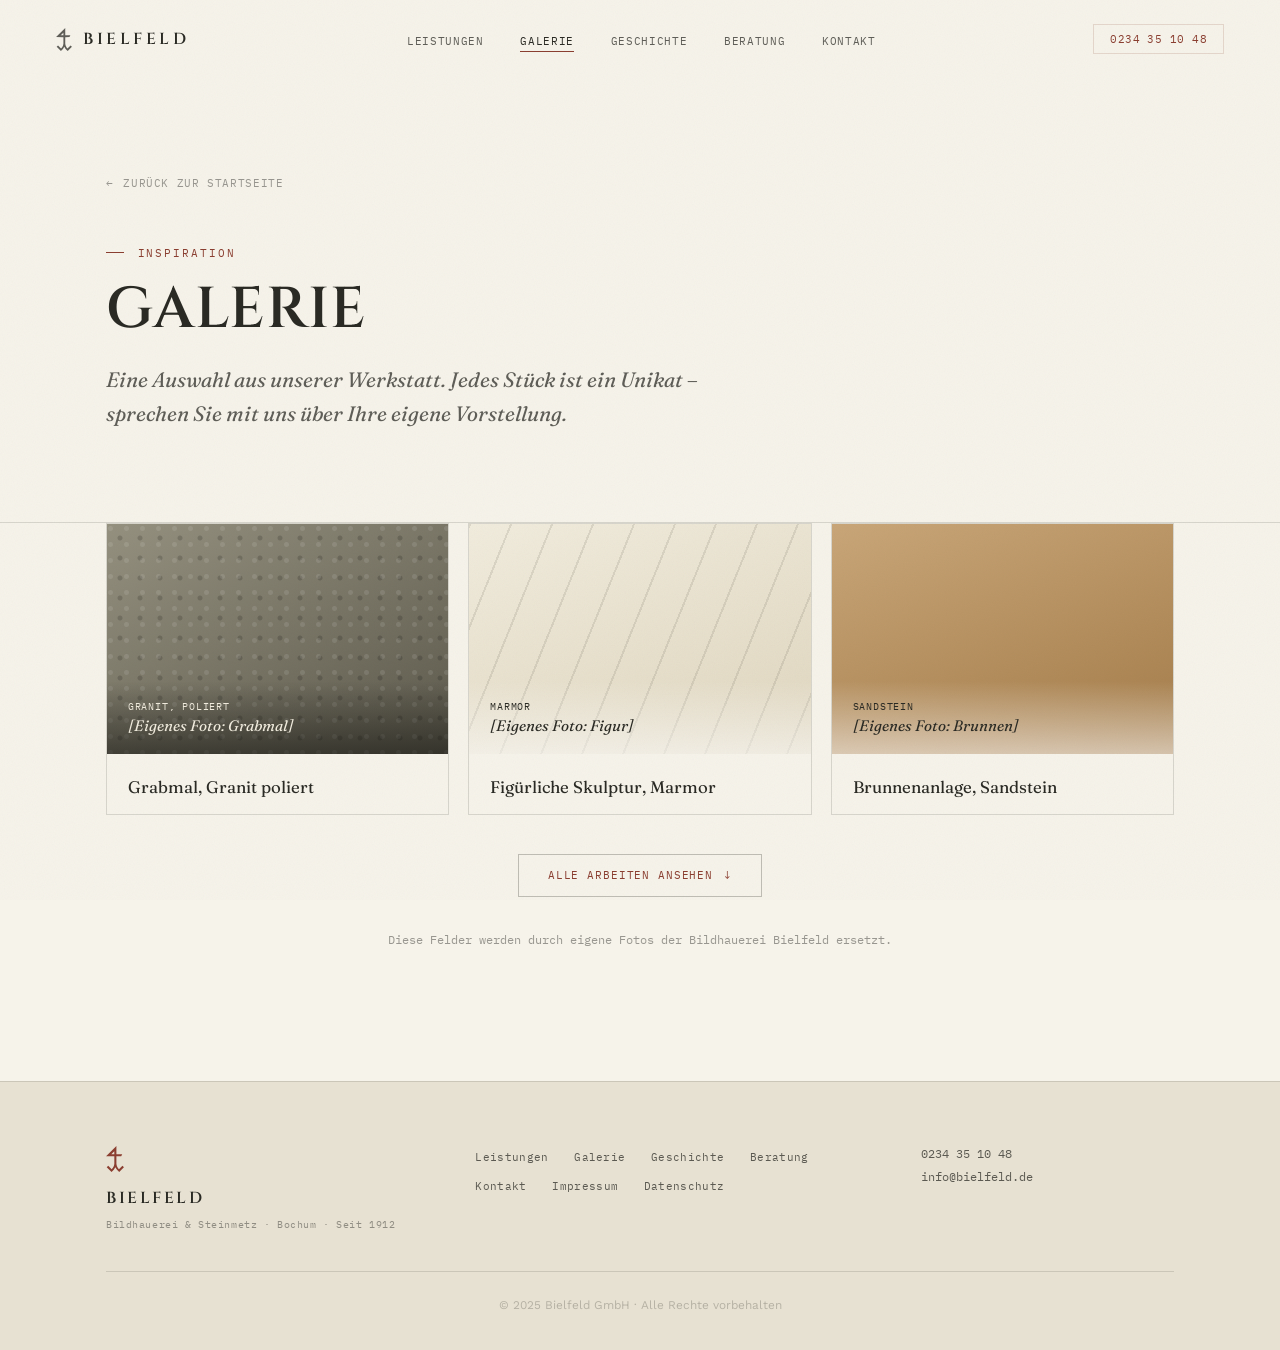
<file: galerie.html>
<!DOCTYPE html>
<html lang="de">
<head>
<meta charset="UTF-8">
<meta name="viewport" content="width=device-width, initial-scale=1.0">
<title>Galerie – Bildhauerei Bielfeld GmbH</title>
<meta name="description" content="Eine Auswahl ausgeführter Arbeiten der Bildhauerei Bielfeld: Grabmale, Skulpturen und Steinmetzarbeiten aus Granit, Marmor, Basalt und Sandstein.">
<link rel="preconnect" href="https://fonts.googleapis.com">
<link href="https://fonts.googleapis.com/css2?family=Cinzel:wght@400;500;600;700&family=Fraunces:ital,opsz,wght@0,9..144,400;0,9..144,500;0,9..144,600;1,9..144,400;1,9..144,500&family=Work+Sans:wght@300;400;500;600;700&family=IBM+Plex+Mono:wght@400;500&display=swap" rel="stylesheet">
<link rel="stylesheet" href="style.css">
</head>
<body>

<nav id="navbar">
  <a href="index.html" class="nav-logo">
    <svg class="nav-mark" viewBox="0 0 268 390" aria-hidden="true"><path d="M155 0L0 154L124 155L124 269L117 300L103 327L84 347L33 295L10 318L82 390L116 356L139 320L161 354L197 390L268 319L246 295L193 347L178 330L163 303L155 270L155 155L227 154L242 125L155 124Z M123 79L124 124L78 125Z" fill="currentColor" fill-rule="evenodd"/></svg>
    <span>Bielfeld</span>
  </a>
  <ul class="nav-links">
    <li><a href="leistungen.html">Leistungen</a></li>
    <li><a href="galerie.html" class="is-active">Galerie</a></li>
    <li><a href="geschichte.html">Geschichte</a></li>
    <li><a href="beratung.html">Beratung</a></li>
    <li><a href="kontakt.html">Kontakt</a></li>
  </ul>
  <a href="tel:+49234351048" class="nav-tel">0234 35 10 48</a>
  <button class="nav-hamburger" id="navHamburger" aria-label="Menü öffnen" aria-expanded="false"><span></span><span></span></button>
</nav>

<div class="nav-mobile-menu" id="navMobileMenu" aria-hidden="true">
  <nav class="mobile-menu-inner">
    <ul class="mobile-nav-links">
      <li><a href="leistungen.html" class="mobile-nav-link">Leistungen</a></li>
      <li><a href="galerie.html" class="mobile-nav-link">Galerie</a></li>
      <li><a href="geschichte.html" class="mobile-nav-link">Geschichte</a></li>
      <li><a href="beratung.html" class="mobile-nav-link">Beratung</a></li>
      <li><a href="kontakt.html" class="mobile-nav-link">Kontakt</a></li>
    </ul>
    <a href="tel:+49234351048" class="mobile-nav-tel">0234 35 10 48</a>
    <span class="mobile-nav-since">Bildhauerei &amp; Steinmetz · Bochum · Seit 1912</span>
  </nav>
</div>

<header class="page-head container">
  <a href="index.html" class="legal-back">Zurück zur Startseite</a>
  <span class="label reveal">Inspiration</span>
  <h1 class="h1-carved reveal d1">Galerie</h1>
  <p class="lede reveal d2">Eine Auswahl aus unserer Werkstatt. Jedes Stück ist ein Unikat – sprechen Sie mit uns über Ihre eigene Vorstellung.</p>
</header>

<section class="section" style="padding-top:0;">
  <div class="container">

    <div class="gallery-grid" id="galleryGrid">

      <div class="g-card reveal">
        <div class="swatch swatch--granit"><div class="swatch-caption"><span class="sc-mat">Granit, poliert</span><span class="sc-desc">[Eigenes Foto: Grabmal]</span></div></div>
        <div class="g-meta"><div class="g-title">Grabmal, Granit poliert</div></div>
      </div>

      <div class="g-card reveal d1">
        <div class="swatch swatch--marmor"><div class="swatch-caption"><span class="sc-mat">Marmor</span><span class="sc-desc">[Eigenes Foto: Figur]</span></div></div>
        <div class="g-meta"><div class="g-title">Figürliche Skulptur, Marmor</div></div>
      </div>

      <div class="g-card reveal d2">
        <div class="swatch swatch--sandstein"><div class="swatch-caption"><span class="sc-mat">Sandstein</span><span class="sc-desc">[Eigenes Foto: Brunnen]</span></div></div>
        <div class="g-meta"><div class="g-title">Brunnenanlage, Sandstein</div></div>
      </div>

      <div class="g-card g-extra">
        <div class="swatch swatch--basalt"><div class="swatch-caption"><span class="sc-mat">Basalt</span><span class="sc-desc">[Eigenes Foto: Grabgestaltung]</span></div></div>
        <div class="g-meta"><div class="g-title">Grabgestaltung, Basalt</div></div>
      </div>

      <div class="g-card g-extra">
        <div class="swatch swatch--kalkstein"><div class="swatch-caption"><span class="sc-mat">Kalkstein</span><span class="sc-desc">[Eigenes Foto: Natursteinverlegung]</span></div></div>
        <div class="g-meta"><div class="g-title">Natursteinverlegung, Kalkstein</div></div>
      </div>

      <div class="g-card g-extra">
        <div class="swatch swatch--granit"><div class="swatch-caption"><span class="sc-mat">Granit, Schriftgravur</span><span class="sc-desc">[Eigenes Foto: Schriftgravur]</span></div></div>
        <div class="g-meta"><div class="g-title">Schriftgravur, Granit</div></div>
      </div>

      <div class="g-card g-extra">
        <div class="swatch swatch--schiefer"><div class="swatch-caption"><span class="sc-mat">Restaurierung</span><span class="sc-desc">[Eigenes Foto: Denkmalpflege]</span></div></div>
        <div class="g-meta"><div class="g-title">Restaurierung, Denkmalschutz</div></div>
      </div>

      <div class="g-card g-extra">
        <div class="swatch swatch--marmor"><div class="swatch-caption"><span class="sc-mat">Skulptur, öffentlich</span><span class="sc-desc">[Eigenes Foto: Skulptur]</span></div></div>
        <div class="g-meta"><div class="g-title">Skulptur im öffentlichen Raum</div></div>
      </div>

    </div>

    <button class="gallery-toggle" id="galleryToggle" aria-expanded="false">
      <span class="gallery-toggle__label">Alle Arbeiten ansehen</span>
      <span class="gallery-toggle__arrow">↓</span>
    </button>

    <p class="gallery-note">Diese Felder werden durch eigene Fotos der Bildhauerei Bielfeld ersetzt.</p>
  </div>
</section>

<footer>
  <div class="container">
    <div class="footer-grid">
      <div class="footer-brand">
        <svg class="footer-mark" viewBox="0 0 268 390" aria-hidden="true"><path d="M155 0L0 154L124 155L124 269L117 300L103 327L84 347L33 295L10 318L82 390L116 356L139 320L161 354L197 390L268 319L246 295L193 347L178 330L163 303L155 270L155 155L227 154L242 125L155 124Z M123 79L124 124L78 125Z" fill="currentColor" fill-rule="evenodd"/></svg>
        <div class="f-logo">Bielfeld</div>
        <div class="f-since">Bildhauerei &amp; Steinmetz · Bochum · Seit 1912</div>
      </div>
      <ul class="footer-nav">
        <li><a href="leistungen.html">Leistungen</a></li>
        <li><a href="galerie.html">Galerie</a></li>
        <li><a href="geschichte.html">Geschichte</a></li>
        <li><a href="beratung.html">Beratung</a></li>
        <li><a href="kontakt.html">Kontakt</a></li>
        <li><a href="impressum.html">Impressum</a></li>
        <li><a href="datenschutz.html">Datenschutz</a></li>
      </ul>
      <div class="footer-contact">
        <a href="tel:+49234351048">0234 35 10 48</a>
        <a href="mailto:info@bielfeld.de">info@bielfeld.de</a>
      </div>
    </div>
    <div class="footer-legal">© 2025 Bielfeld GmbH · Alle Rechte vorbehalten</div>
  </div>
</footer>

<script src="script.js"></script>
</body>
</html>
</file>
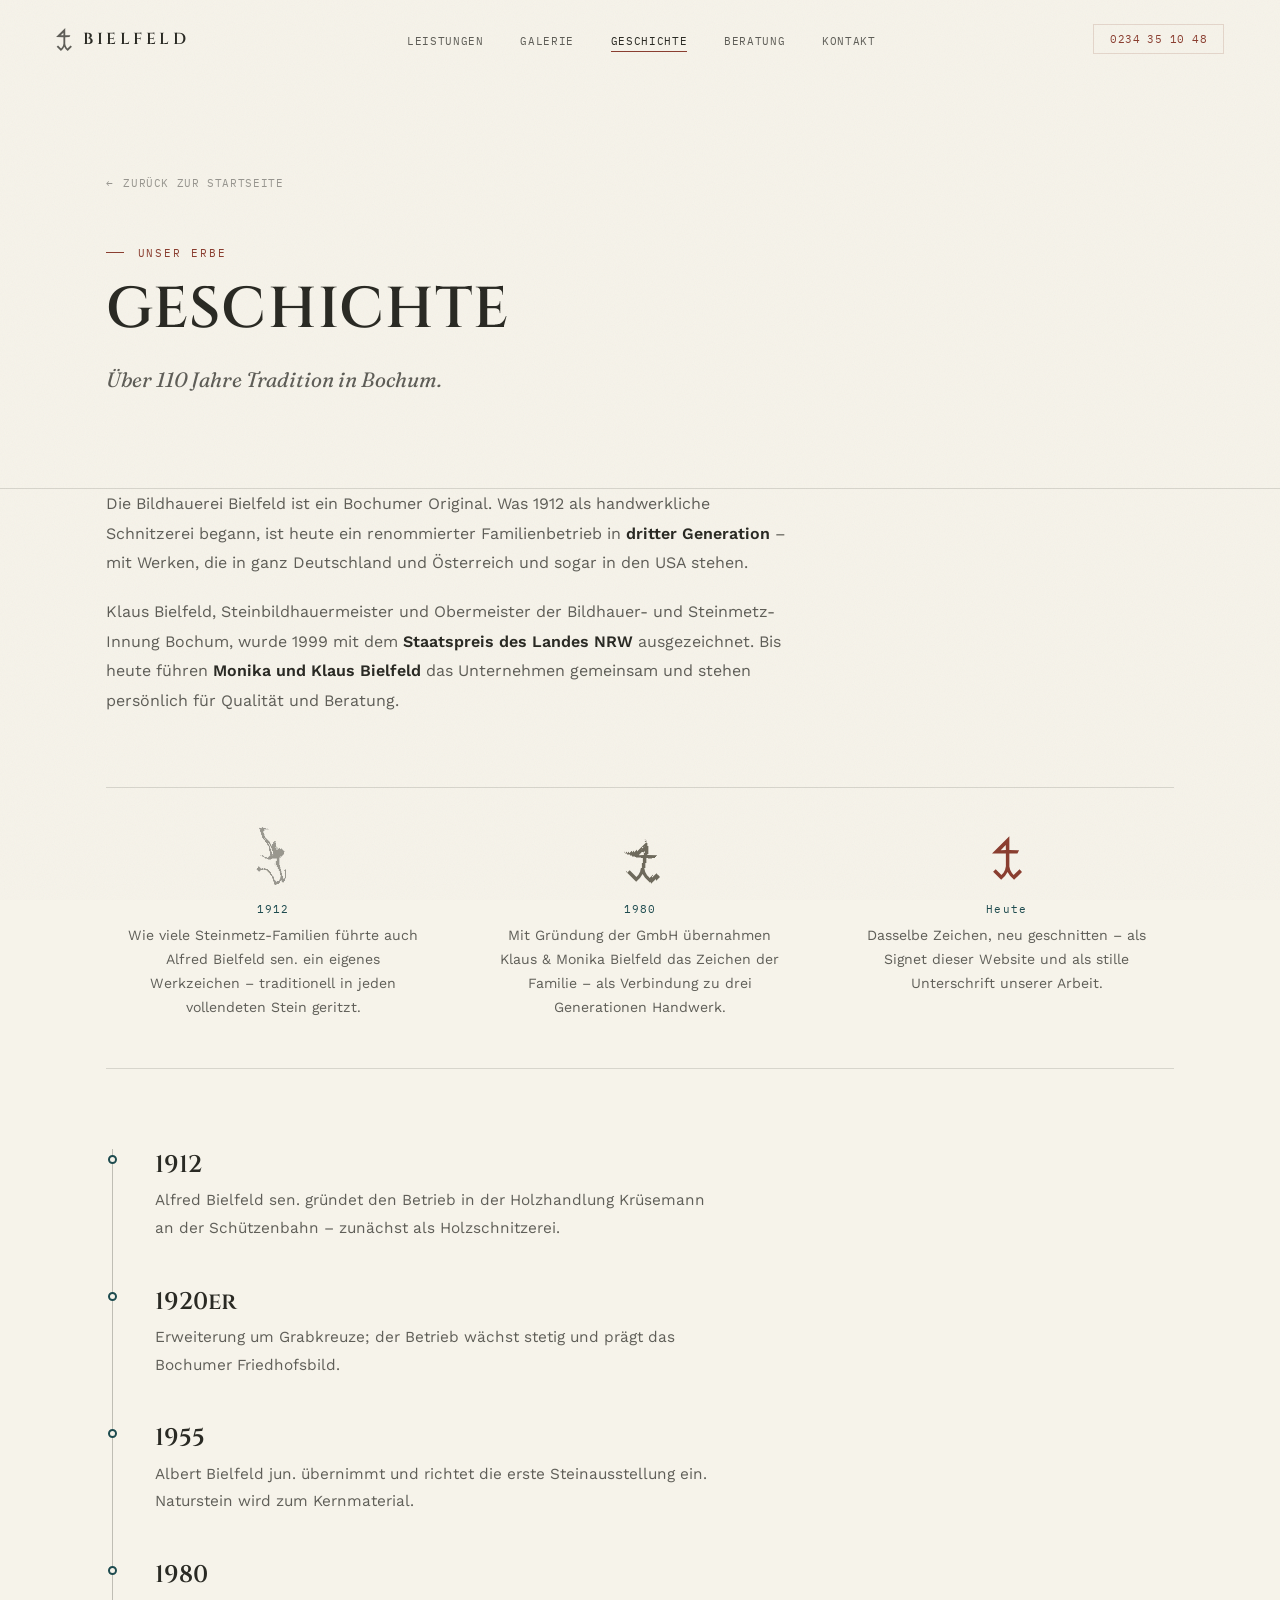
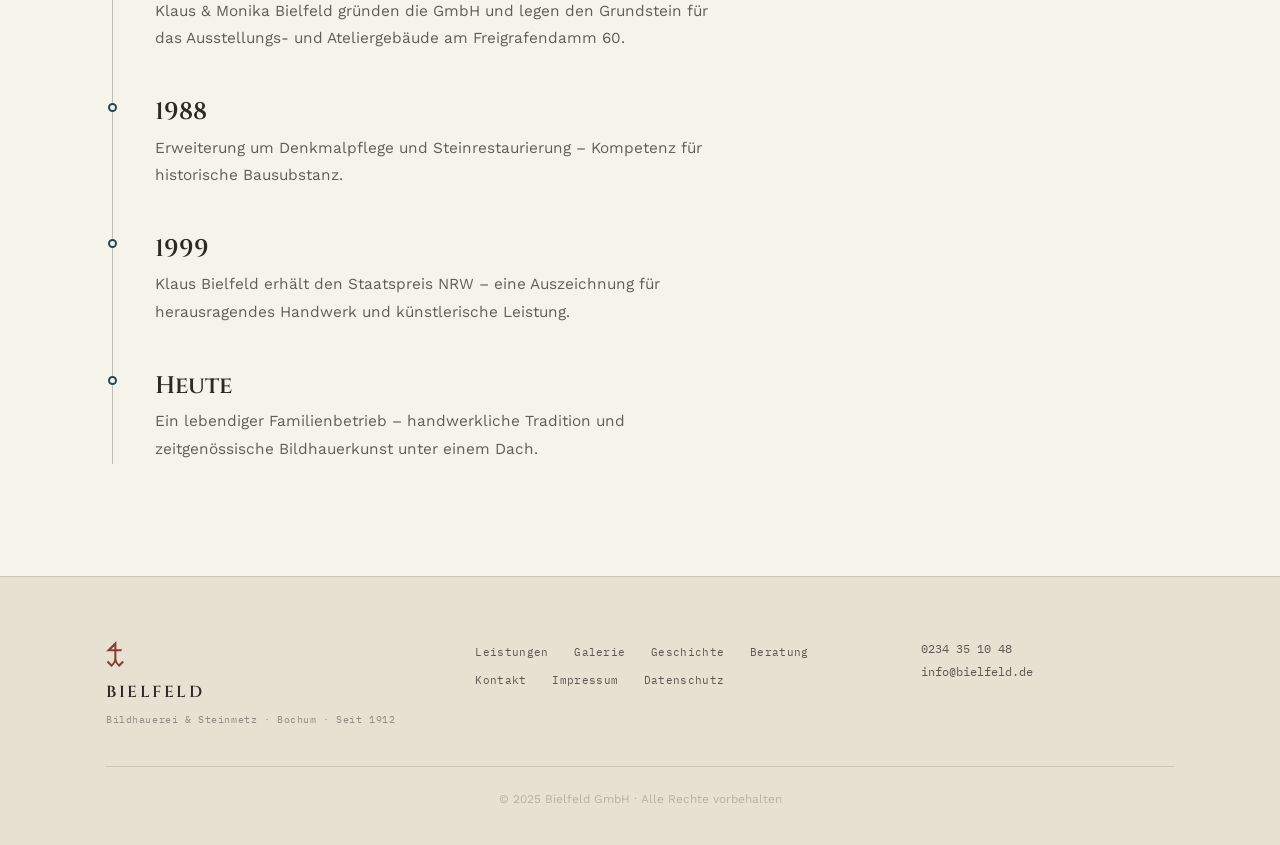
<file: geschichte.html>
<!DOCTYPE html>
<html lang="de">
<head>
<meta charset="UTF-8">
<meta name="viewport" content="width=device-width, initial-scale=1.0">
<title>Geschichte – Bildhauerei Bielfeld GmbH</title>
<meta name="description" content="Über 110 Jahre Bildhauerei Bielfeld: von der Gründung 1912 bis heute, in dritter Generation, am Freigrafendamm in Bochum.">
<link rel="preconnect" href="https://fonts.googleapis.com">
<link href="https://fonts.googleapis.com/css2?family=Cinzel:wght@400;500;600;700&family=Fraunces:ital,opsz,wght@0,9..144,400;0,9..144,500;0,9..144,600;1,9..144,400;1,9..144,500&family=Work+Sans:wght@300;400;500;600;700&family=IBM+Plex+Mono:wght@400;500&display=swap" rel="stylesheet">
<link rel="stylesheet" href="style.css">
</head>
<body>

<!-- versteckte SVG-Filter für die "Verwitterung" des Steinmetzzeichens -->
<svg width="0" height="0" style="position:absolute;">
  <defs>
    <filter id="weather-1912" x="-60%" y="-60%" width="220%" height="220%">
      <feTurbulence type="fractalNoise" baseFrequency="0.038" numOctaves="2" seed="7" result="n"/>
      <feDisplacementMap in="SourceGraphic" in2="n" scale="46"/>
    </filter>
    <filter id="weather-1980" x="-60%" y="-60%" width="220%" height="220%">
      <feTurbulence type="fractalNoise" baseFrequency="0.021" numOctaves="2" seed="4" result="n"/>
      <feDisplacementMap in="SourceGraphic" in2="n" scale="20"/>
    </filter>
  </defs>
</svg>

<nav id="navbar">
  <a href="index.html" class="nav-logo">
    <svg class="nav-mark" viewBox="0 0 268 390" aria-hidden="true"><path d="M155 0L0 154L124 155L124 269L117 300L103 327L84 347L33 295L10 318L82 390L116 356L139 320L161 354L197 390L268 319L246 295L193 347L178 330L163 303L155 270L155 155L227 154L242 125L155 124Z M123 79L124 124L78 125Z" fill="currentColor" fill-rule="evenodd"/></svg>
    <span>Bielfeld</span>
  </a>
  <ul class="nav-links">
    <li><a href="leistungen.html">Leistungen</a></li>
    <li><a href="galerie.html">Galerie</a></li>
    <li><a href="geschichte.html" class="is-active">Geschichte</a></li>
    <li><a href="beratung.html">Beratung</a></li>
    <li><a href="kontakt.html">Kontakt</a></li>
  </ul>
  <a href="tel:+49234351048" class="nav-tel">0234 35 10 48</a>
  <button class="nav-hamburger" id="navHamburger" aria-label="Menü öffnen" aria-expanded="false"><span></span><span></span></button>
</nav>

<div class="nav-mobile-menu" id="navMobileMenu" aria-hidden="true">
  <nav class="mobile-menu-inner">
    <ul class="mobile-nav-links">
      <li><a href="leistungen.html" class="mobile-nav-link">Leistungen</a></li>
      <li><a href="galerie.html" class="mobile-nav-link">Galerie</a></li>
      <li><a href="geschichte.html" class="mobile-nav-link">Geschichte</a></li>
      <li><a href="beratung.html" class="mobile-nav-link">Beratung</a></li>
      <li><a href="kontakt.html" class="mobile-nav-link">Kontakt</a></li>
    </ul>
    <a href="tel:+49234351048" class="mobile-nav-tel">0234 35 10 48</a>
    <span class="mobile-nav-since">Bildhauerei &amp; Steinmetz · Bochum · Seit 1912</span>
  </nav>
</div>

<header class="page-head container">
  <a href="index.html" class="legal-back">Zurück zur Startseite</a>
  <span class="label reveal">Unser Erbe</span>
  <h1 class="h1-carved reveal d1">Geschichte</h1>
  <p class="lede reveal d2">Über 110 Jahre Tradition in Bochum.</p>
</header>

<section class="section" style="padding-top:0;">
  <div class="container">

    <div class="history-intro reveal">
      <p>Die Bildhauerei Bielfeld ist ein Bochumer Original. Was 1912 als handwerkliche Schnitzerei begann, ist heute ein renommierter Familienbetrieb in <strong>dritter Generation</strong> – mit Werken, die in ganz Deutschland und Österreich und sogar in den USA stehen.</p>
      <p>Klaus Bielfeld, Steinbildhauermeister und Obermeister der Bildhauer- und Steinmetz-Innung Bochum, wurde 1999 mit dem <strong>Staatspreis des Landes NRW</strong> ausgezeichnet. Bis heute führen <strong>Monika und Klaus Bielfeld</strong> das Unternehmen gemeinsam und stehen persönlich für Qualität und Beratung.</p>
    </div>

    <!-- Signet-Block: das Steinmetzzeichen im Wandel der Generationen -->
    <div class="sign-block reveal d1">
      <div class="sign-item">
        <svg class="mark-weather" viewBox="0 0 268 390" style="filter:url(#weather-1912); color: var(--ink-dim);" aria-hidden="true"><path d="M155 0L0 154L124 155L124 269L117 300L103 327L84 347L33 295L10 318L82 390L116 356L139 320L161 354L197 390L268 319L246 295L193 347L178 330L163 303L155 270L155 155L227 154L242 125L155 124Z M123 79L124 124L78 125Z" fill="currentColor" fill-rule="evenodd"/></svg>
        <div class="sign-year">1912</div>
        <div class="sign-text">Wie viele Steinmetz-Familien führte auch Alfred Bielfeld sen. ein eigenes Werkzeichen – traditionell in jeden vollendeten Stein geritzt.</div>
      </div>
      <div class="sign-item">
        <svg class="mark-weather" viewBox="0 0 268 390" style="filter:url(#weather-1980); color: var(--stone);" aria-hidden="true"><path d="M155 0L0 154L124 155L124 269L117 300L103 327L84 347L33 295L10 318L82 390L116 356L139 320L161 354L197 390L268 319L246 295L193 347L178 330L163 303L155 270L155 155L227 154L242 125L155 124Z M123 79L124 124L78 125Z" fill="currentColor" fill-rule="evenodd"/></svg>
        <div class="sign-year">1980</div>
        <div class="sign-text">Mit Gründung der GmbH übernahmen Klaus &amp; Monika Bielfeld das Zeichen der Familie – als Verbindung zu drei Generationen Handwerk.</div>
      </div>
      <div class="sign-item">
        <svg class="mark-weather" viewBox="0 0 268 390" style="color: var(--brick);" aria-hidden="true"><path d="M155 0L0 154L124 155L124 269L117 300L103 327L84 347L33 295L10 318L82 390L116 356L139 320L161 354L197 390L268 319L246 295L193 347L178 330L163 303L155 270L155 155L227 154L242 125L155 124Z M123 79L124 124L78 125Z" fill="currentColor" fill-rule="evenodd"/></svg>
        <div class="sign-year">Heute</div>
        <div class="sign-text">Dasselbe Zeichen, neu geschnitten – als Signet dieser Website und als stille Unterschrift unserer Arbeit.</div>
      </div>
    </div>

    <div class="timeline reveal d2">
      <div class="tl-item">
        <div class="tl-year">1912</div>
        <div class="tl-text">Alfred Bielfeld sen. gründet den Betrieb in der Holzhandlung Krüsemann an der Schützenbahn – zunächst als Holzschnitzerei.</div>
      </div>
      <div class="tl-item">
        <div class="tl-year">1920er</div>
        <div class="tl-text">Erweiterung um Grabkreuze; der Betrieb wächst stetig und prägt das Bochumer Friedhofsbild.</div>
      </div>
      <div class="tl-item">
        <div class="tl-year">1955</div>
        <div class="tl-text">Albert Bielfeld jun. übernimmt und richtet die erste Steinausstellung ein. Naturstein wird zum Kernmaterial.</div>
      </div>
      <div class="tl-item">
        <div class="tl-year">1980</div>
        <div class="tl-text">Klaus &amp; Monika Bielfeld gründen die GmbH und legen den Grundstein für das Ausstellungs- und Ateliergebäude am Freigrafendamm 60.</div>
      </div>
      <div class="tl-item">
        <div class="tl-year">1988</div>
        <div class="tl-text">Erweiterung um Denkmalpflege und Steinrestaurierung – Kompetenz für historische Bausubstanz.</div>
      </div>
      <div class="tl-item">
        <div class="tl-year">1999</div>
        <div class="tl-text">Klaus Bielfeld erhält den Staatspreis NRW – eine Auszeichnung für herausragendes Handwerk und künstlerische Leistung.</div>
      </div>
      <div class="tl-item">
        <div class="tl-year">Heute</div>
        <div class="tl-text">Ein lebendiger Familienbetrieb – handwerkliche Tradition und zeitgenössische Bildhauerkunst unter einem Dach.</div>
      </div>
    </div>

  </div>
</section>

<footer>
  <div class="container">
    <div class="footer-grid">
      <div class="footer-brand">
        <svg class="footer-mark" viewBox="0 0 268 390" aria-hidden="true"><path d="M155 0L0 154L124 155L124 269L117 300L103 327L84 347L33 295L10 318L82 390L116 356L139 320L161 354L197 390L268 319L246 295L193 347L178 330L163 303L155 270L155 155L227 154L242 125L155 124Z M123 79L124 124L78 125Z" fill="currentColor" fill-rule="evenodd"/></svg>
        <div class="f-logo">Bielfeld</div>
        <div class="f-since">Bildhauerei &amp; Steinmetz · Bochum · Seit 1912</div>
      </div>
      <ul class="footer-nav">
        <li><a href="leistungen.html">Leistungen</a></li>
        <li><a href="galerie.html">Galerie</a></li>
        <li><a href="geschichte.html">Geschichte</a></li>
        <li><a href="beratung.html">Beratung</a></li>
        <li><a href="kontakt.html">Kontakt</a></li>
        <li><a href="impressum.html">Impressum</a></li>
        <li><a href="datenschutz.html">Datenschutz</a></li>
      </ul>
      <div class="footer-contact">
        <a href="tel:+49234351048">0234 35 10 48</a>
        <a href="mailto:info@bielfeld.de">info@bielfeld.de</a>
      </div>
    </div>
    <div class="footer-legal">© 2025 Bielfeld GmbH · Alle Rechte vorbehalten</div>
  </div>
</footer>

<script src="script.js"></script>
</body>
</html>
</file>
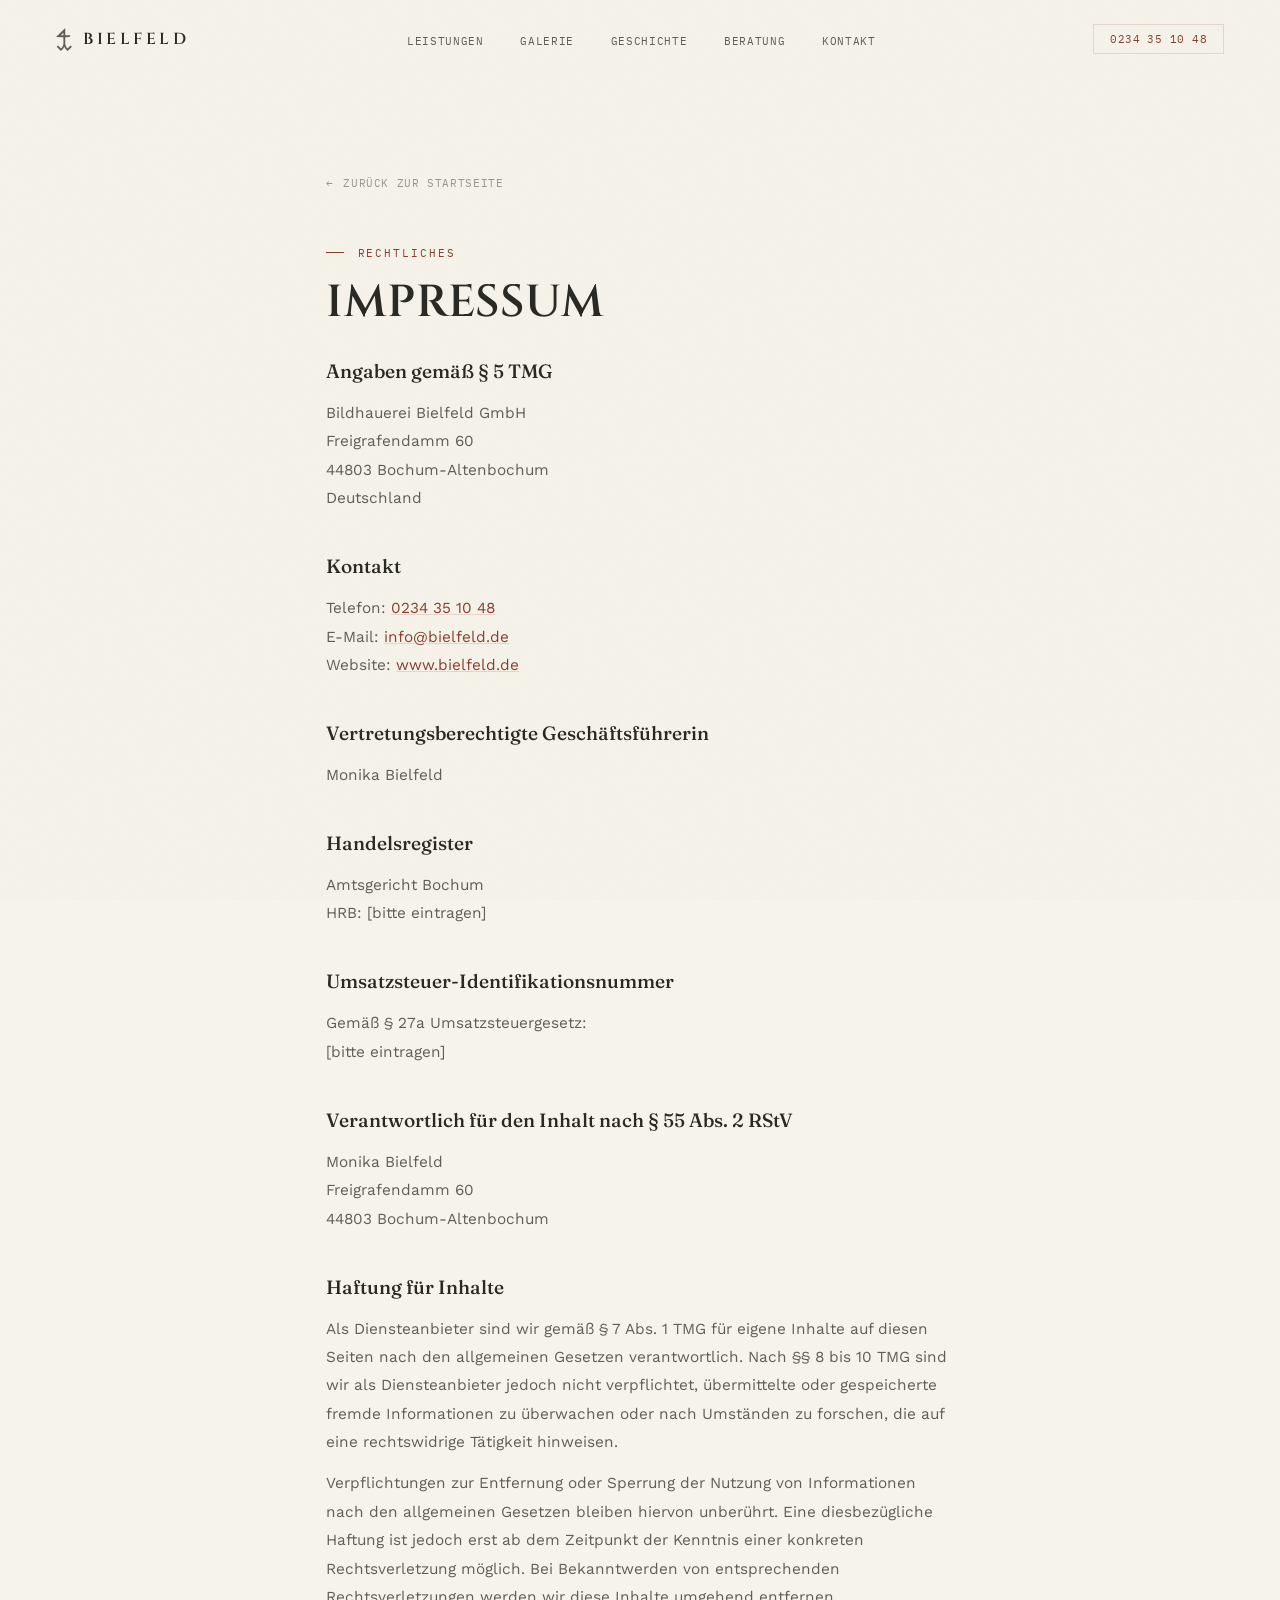
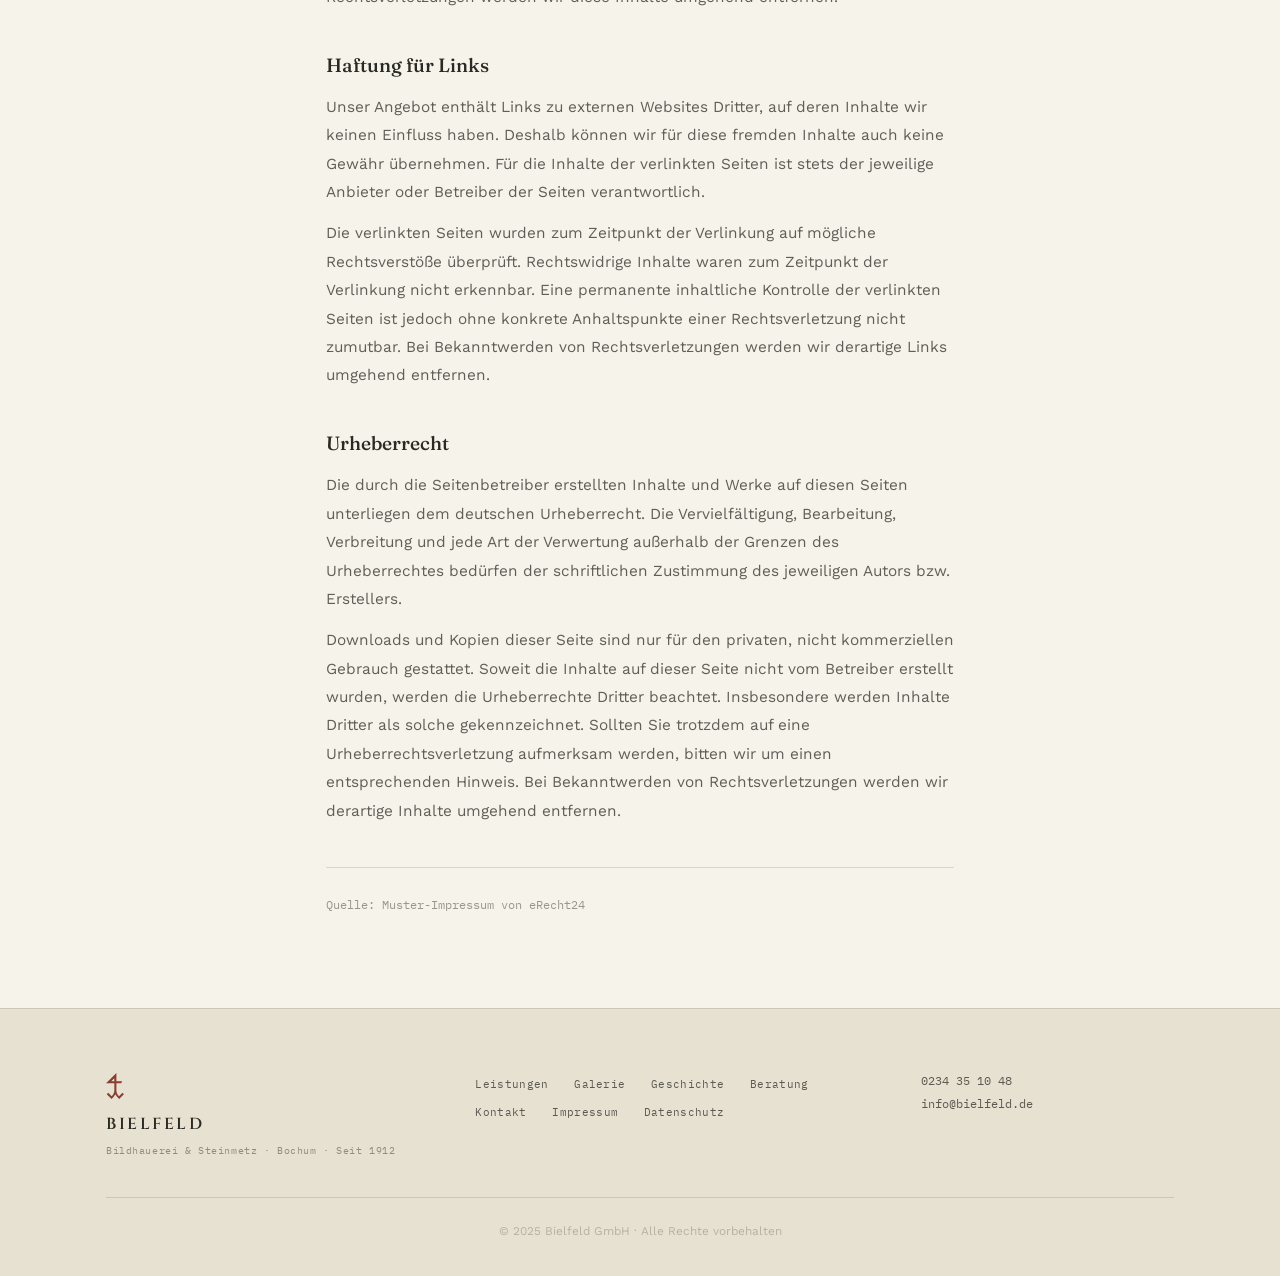
<file: impressum.html>
<!DOCTYPE html>
<html lang="de">
<head>
<meta charset="UTF-8">
<meta name="viewport" content="width=device-width, initial-scale=1.0">
<title>Impressum – Bildhauerei Bielfeld GmbH</title>
<link rel="preconnect" href="https://fonts.googleapis.com">
<link href="https://fonts.googleapis.com/css2?family=Cinzel:wght@400;500;600;700&family=Fraunces:ital,opsz,wght@0,9..144,400;0,9..144,500;0,9..144,600;1,9..144,400;1,9..144,500&family=Work+Sans:wght@300;400;500;600;700&family=IBM+Plex+Mono:wght@400;500&display=swap" rel="stylesheet">
<link rel="stylesheet" href="style.css">
</head>
<body class="legal-page">

<nav id="navbar">
  <a href="index.html" class="nav-logo">
    <svg class="nav-mark" viewBox="0 0 268 390" aria-hidden="true"><path d="M155 0L0 154L124 155L124 269L117 300L103 327L84 347L33 295L10 318L82 390L116 356L139 320L161 354L197 390L268 319L246 295L193 347L178 330L163 303L155 270L155 155L227 154L242 125L155 124Z M123 79L124 124L78 125Z" fill="currentColor" fill-rule="evenodd"/></svg>
    <span>Bielfeld</span>
  </a>
  <ul class="nav-links">
    <li><a href="leistungen.html">Leistungen</a></li>
    <li><a href="galerie.html">Galerie</a></li>
    <li><a href="geschichte.html">Geschichte</a></li>
    <li><a href="beratung.html">Beratung</a></li>
    <li><a href="kontakt.html">Kontakt</a></li>
  </ul>
  <a href="tel:+49234351048" class="nav-tel">0234 35 10 48</a>
  <button class="nav-hamburger" id="navHamburger" aria-label="Menü öffnen" aria-expanded="false"><span></span><span></span></button>
</nav>

<div class="nav-mobile-menu" id="navMobileMenu" aria-hidden="true">
  <nav class="mobile-menu-inner">
    <ul class="mobile-nav-links">
      <li><a href="leistungen.html" class="mobile-nav-link">Leistungen</a></li>
      <li><a href="galerie.html" class="mobile-nav-link">Galerie</a></li>
      <li><a href="geschichte.html" class="mobile-nav-link">Geschichte</a></li>
      <li><a href="beratung.html" class="mobile-nav-link">Beratung</a></li>
      <li><a href="kontakt.html" class="mobile-nav-link">Kontakt</a></li>
    </ul>
    <a href="tel:+49234351048" class="mobile-nav-tel">0234 35 10 48</a>
    <span class="mobile-nav-since">Bildhauerei &amp; Steinmetz · Bochum · Seit 1912</span>
  </nav>
</div>

<main>
  <div class="legal-wrap">

    <a href="index.html" class="legal-back">Zurück zur Startseite</a>

    <span class="label">Rechtliches</span>
    <h1 class="h1-carved" style="font-size:clamp(2rem,4vw,2.8rem); margin-bottom:2rem;">Impressum</h1>

    <div class="legal-section">
      <h2>Angaben gemäß § 5 TMG</h2>
      <address>
        Bildhauerei Bielfeld GmbH<br>
        Freigrafendamm 60<br>
        44803 Bochum-Altenbochum<br>
        Deutschland
      </address>
    </div>

    <div class="legal-section">
      <h2>Kontakt</h2>
      <p>
        Telefon: <a href="tel:+49234351048">0234 35 10 48</a><br>
        E-Mail: <a href="mailto:info@bielfeld.de">info@bielfeld.de</a><br>
        Website: <a href="https://www.bielfeld.de" target="_blank">www.bielfeld.de</a>
      </p>
    </div>

    <div class="legal-section">
      <h2>Vertretungsberechtigte Geschäftsführerin</h2>
      <p>Monika Bielfeld</p>
    </div>

    <div class="legal-section">
      <h2>Handelsregister</h2>
      <p>
        Amtsgericht Bochum<br>
        HRB: [bitte eintragen]
      </p>
    </div>

    <div class="legal-section">
      <h2>Umsatzsteuer-Identifikationsnummer</h2>
      <p>
        Gemäß § 27a Umsatzsteuergesetz:<br>
        [bitte eintragen]
      </p>
    </div>

    <div class="legal-section">
      <h2>Verantwortlich für den Inhalt nach § 55 Abs. 2 RStV</h2>
      <p>
        Monika Bielfeld<br>
        Freigrafendamm 60<br>
        44803 Bochum-Altenbochum
      </p>
    </div>

    <div class="legal-section">
      <h2>Haftung für Inhalte</h2>
      <p>
        Als Diensteanbieter sind wir gemäß § 7 Abs. 1 TMG für eigene Inhalte auf diesen Seiten nach den allgemeinen Gesetzen verantwortlich. Nach §§ 8 bis 10 TMG sind wir als Diensteanbieter jedoch nicht verpflichtet, übermittelte oder gespeicherte fremde Informationen zu überwachen oder nach Umständen zu forschen, die auf eine rechtswidrige Tätigkeit hinweisen.
      </p>
      <p>
        Verpflichtungen zur Entfernung oder Sperrung der Nutzung von Informationen nach den allgemeinen Gesetzen bleiben hiervon unberührt. Eine diesbezügliche Haftung ist jedoch erst ab dem Zeitpunkt der Kenntnis einer konkreten Rechtsverletzung möglich. Bei Bekanntwerden von entsprechenden Rechtsverletzungen werden wir diese Inhalte umgehend entfernen.
      </p>
    </div>

    <div class="legal-section">
      <h2>Haftung für Links</h2>
      <p>
        Unser Angebot enthält Links zu externen Websites Dritter, auf deren Inhalte wir keinen Einfluss haben. Deshalb können wir für diese fremden Inhalte auch keine Gewähr übernehmen. Für die Inhalte der verlinkten Seiten ist stets der jeweilige Anbieter oder Betreiber der Seiten verantwortlich.
      </p>
      <p>
        Die verlinkten Seiten wurden zum Zeitpunkt der Verlinkung auf mögliche Rechtsverstöße überprüft. Rechtswidrige Inhalte waren zum Zeitpunkt der Verlinkung nicht erkennbar. Eine permanente inhaltliche Kontrolle der verlinkten Seiten ist jedoch ohne konkrete Anhaltspunkte einer Rechtsverletzung nicht zumutbar. Bei Bekanntwerden von Rechtsverletzungen werden wir derartige Links umgehend entfernen.
      </p>
    </div>

    <div class="legal-section">
      <h2>Urheberrecht</h2>
      <p>
        Die durch die Seitenbetreiber erstellten Inhalte und Werke auf diesen Seiten unterliegen dem deutschen Urheberrecht. Die Vervielfältigung, Bearbeitung, Verbreitung und jede Art der Verwertung außerhalb der Grenzen des Urheberrechtes bedürfen der schriftlichen Zustimmung des jeweiligen Autors bzw. Erstellers.
      </p>
      <p>
        Downloads und Kopien dieser Seite sind nur für den privaten, nicht kommerziellen Gebrauch gestattet. Soweit die Inhalte auf dieser Seite nicht vom Betreiber erstellt wurden, werden die Urheberrechte Dritter beachtet. Insbesondere werden Inhalte Dritter als solche gekennzeichnet. Sollten Sie trotzdem auf eine Urheberrechtsverletzung aufmerksam werden, bitten wir um einen entsprechenden Hinweis. Bei Bekanntwerden von Rechtsverletzungen werden wir derartige Inhalte umgehend entfernen.
      </p>
    </div>

    <div class="legal-note">Quelle: Muster-Impressum von eRecht24</div>

  </div>
</main>

<footer>
  <div class="container">
    <div class="footer-grid">
      <div class="footer-brand">
        <svg class="footer-mark" viewBox="0 0 268 390" aria-hidden="true"><path d="M155 0L0 154L124 155L124 269L117 300L103 327L84 347L33 295L10 318L82 390L116 356L139 320L161 354L197 390L268 319L246 295L193 347L178 330L163 303L155 270L155 155L227 154L242 125L155 124Z M123 79L124 124L78 125Z" fill="currentColor" fill-rule="evenodd"/></svg>
        <div class="f-logo">Bielfeld</div>
        <div class="f-since">Bildhauerei &amp; Steinmetz · Bochum · Seit 1912</div>
      </div>
      <ul class="footer-nav">
        <li><a href="leistungen.html">Leistungen</a></li>
        <li><a href="galerie.html">Galerie</a></li>
        <li><a href="geschichte.html">Geschichte</a></li>
        <li><a href="beratung.html">Beratung</a></li>
        <li><a href="kontakt.html">Kontakt</a></li>
        <li><a href="impressum.html">Impressum</a></li>
        <li><a href="datenschutz.html">Datenschutz</a></li>
      </ul>
      <div class="footer-contact">
        <a href="tel:+49234351048">0234 35 10 48</a>
        <a href="mailto:info@bielfeld.de">info@bielfeld.de</a>
      </div>
    </div>
    <div class="footer-legal">© 2025 Bielfeld GmbH · Alle Rechte vorbehalten</div>
  </div>
</footer>

<script src="script.js"></script>
</body>
</html>
</file>
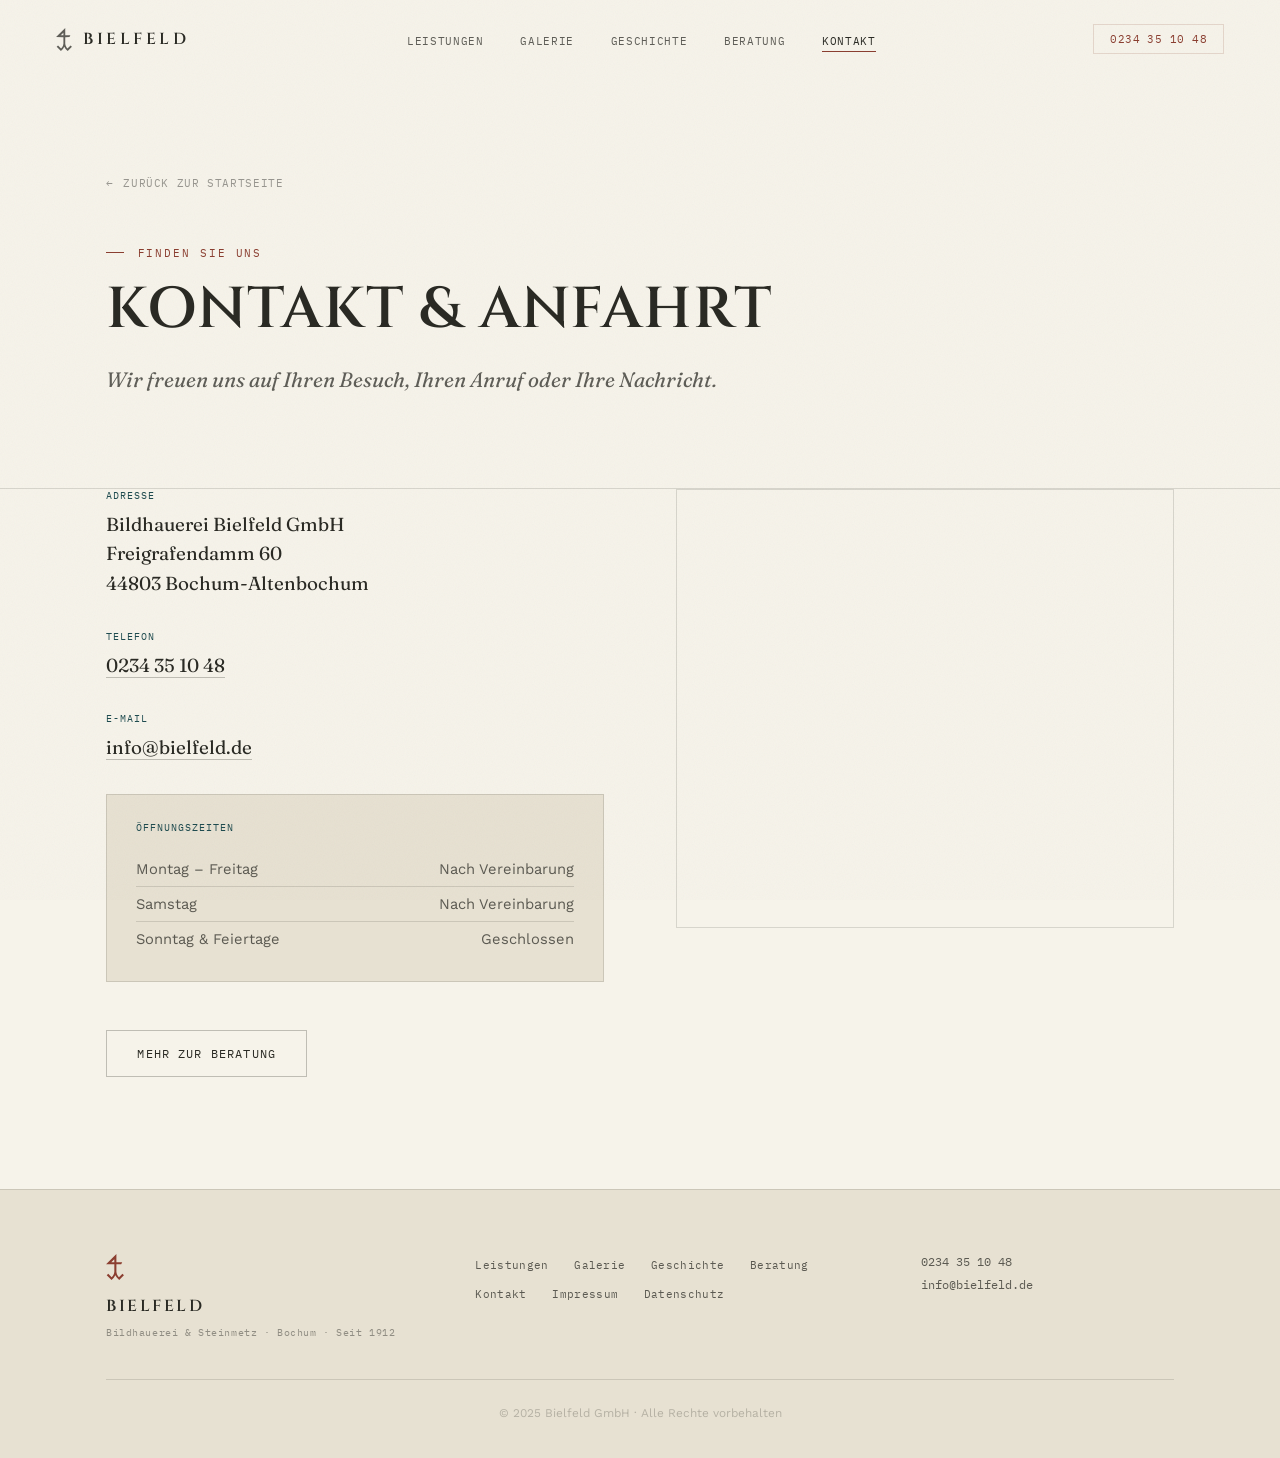
<file: kontakt.html>
<!DOCTYPE html>
<html lang="de">
<head>
<meta charset="UTF-8">
<meta name="viewport" content="width=device-width, initial-scale=1.0">
<title>Kontakt &amp; Anfahrt – Bildhauerei Bielfeld GmbH</title>
<meta name="description" content="Kontakt zur Bildhauerei Bielfeld in Bochum-Altenbochum: Adresse, Telefon, E-Mail, Öffnungszeiten und Anfahrt zum Freigrafendamm 60.">
<link rel="preconnect" href="https://fonts.googleapis.com">
<link href="https://fonts.googleapis.com/css2?family=Cinzel:wght@400;500;600;700&family=Fraunces:ital,opsz,wght@0,9..144,400;0,9..144,500;0,9..144,600;1,9..144,400;1,9..144,500&family=Work+Sans:wght@300;400;500;600;700&family=IBM+Plex+Mono:wght@400;500&display=swap" rel="stylesheet">
<link rel="stylesheet" href="style.css">
</head>
<body>

<nav id="navbar">
  <a href="index.html" class="nav-logo">
    <svg class="nav-mark" viewBox="0 0 268 390" aria-hidden="true"><path d="M155 0L0 154L124 155L124 269L117 300L103 327L84 347L33 295L10 318L82 390L116 356L139 320L161 354L197 390L268 319L246 295L193 347L178 330L163 303L155 270L155 155L227 154L242 125L155 124Z M123 79L124 124L78 125Z" fill="currentColor" fill-rule="evenodd"/></svg>
    <span>Bielfeld</span>
  </a>
  <ul class="nav-links">
    <li><a href="leistungen.html">Leistungen</a></li>
    <li><a href="galerie.html">Galerie</a></li>
    <li><a href="geschichte.html">Geschichte</a></li>
    <li><a href="beratung.html">Beratung</a></li>
    <li><a href="kontakt.html" class="is-active">Kontakt</a></li>
  </ul>
  <a href="tel:+49234351048" class="nav-tel">0234 35 10 48</a>
  <button class="nav-hamburger" id="navHamburger" aria-label="Menü öffnen" aria-expanded="false"><span></span><span></span></button>
</nav>

<div class="nav-mobile-menu" id="navMobileMenu" aria-hidden="true">
  <nav class="mobile-menu-inner">
    <ul class="mobile-nav-links">
      <li><a href="leistungen.html" class="mobile-nav-link">Leistungen</a></li>
      <li><a href="galerie.html" class="mobile-nav-link">Galerie</a></li>
      <li><a href="geschichte.html" class="mobile-nav-link">Geschichte</a></li>
      <li><a href="beratung.html" class="mobile-nav-link">Beratung</a></li>
      <li><a href="kontakt.html" class="mobile-nav-link">Kontakt</a></li>
    </ul>
    <a href="tel:+49234351048" class="mobile-nav-tel">0234 35 10 48</a>
    <span class="mobile-nav-since">Bildhauerei &amp; Steinmetz · Bochum · Seit 1912</span>
  </nav>
</div>

<header class="page-head container">
  <a href="index.html" class="legal-back">Zurück zur Startseite</a>
  <span class="label reveal">Finden Sie uns</span>
  <h1 class="h1-carved reveal d1">Kontakt &amp; Anfahrt</h1>
  <p class="lede reveal d2">Wir freuen uns auf Ihren Besuch, Ihren Anruf oder Ihre Nachricht.</p>
</header>

<section class="section" style="padding-top:0;">
  <div class="container">
    <div class="contact-grid">

      <div class="reveal">
        <div class="c-block">
          <div class="c-label">Adresse</div>
          <div class="c-value">Bildhauerei Bielfeld GmbH<br>Freigrafendamm 60<br>44803 Bochum-Altenbochum</div>
        </div>
        <div class="c-block">
          <div class="c-label">Telefon</div>
          <div class="c-value"><a href="tel:+49234351048">0234 35 10 48</a></div>
        </div>
        <div class="c-block">
          <div class="c-label">E-Mail</div>
          <div class="c-value"><a href="mailto:info@bielfeld.de">info@bielfeld.de</a></div>
        </div>

        <div class="c-hours">
          <div class="c-hours-title">Öffnungszeiten</div>
          <div class="h-row"><span>Montag – Freitag</span><span>Nach Vereinbarung</span></div>
          <div class="h-row"><span>Samstag</span><span>Nach Vereinbarung</span></div>
          <div class="h-row"><span>Sonntag &amp; Feiertage</span><span>Geschlossen</span></div>
        </div>
      </div>

      <div class="map-wrap reveal d2">
        <iframe class="styled-map"
                src="https://www.google.com/maps/embed?pb=!1m18!1m12!1m3!1d2485.0701091603582!2d7.2488506999999975!3d51.47522739999999!2m3!1f0!2f0!3f0!3m2!1i1024!2i768!4f13.1!3m3!1m2!1s0x47b91fe6a076a40d%3A0x2d378d383970ac08!2sBielfeld%20GmbH!5e0!3m2!1sde!2scr!4v1780946979816!5m2!1sde!2scr"
                width="100%" height="420" allowfullscreen=""
                loading="lazy" referrerpolicy="no-referrer-when-downgrade"></iframe>
      </div>

    </div>

    <div class="btn-row reveal" style="margin-top:3rem;">
      <a href="beratung.html" class="btn btn--outline">Mehr zur Beratung</a>
    </div>
  </div>
</section>

<footer>
  <div class="container">
    <div class="footer-grid">
      <div class="footer-brand">
        <svg class="footer-mark" viewBox="0 0 268 390" aria-hidden="true"><path d="M155 0L0 154L124 155L124 269L117 300L103 327L84 347L33 295L10 318L82 390L116 356L139 320L161 354L197 390L268 319L246 295L193 347L178 330L163 303L155 270L155 155L227 154L242 125L155 124Z M123 79L124 124L78 125Z" fill="currentColor" fill-rule="evenodd"/></svg>
        <div class="f-logo">Bielfeld</div>
        <div class="f-since">Bildhauerei &amp; Steinmetz · Bochum · Seit 1912</div>
      </div>
      <ul class="footer-nav">
        <li><a href="leistungen.html">Leistungen</a></li>
        <li><a href="galerie.html">Galerie</a></li>
        <li><a href="geschichte.html">Geschichte</a></li>
        <li><a href="beratung.html">Beratung</a></li>
        <li><a href="kontakt.html">Kontakt</a></li>
        <li><a href="impressum.html">Impressum</a></li>
        <li><a href="datenschutz.html">Datenschutz</a></li>
      </ul>
      <div class="footer-contact">
        <a href="tel:+49234351048">0234 35 10 48</a>
        <a href="mailto:info@bielfeld.de">info@bielfeld.de</a>
      </div>
    </div>
    <div class="footer-legal">© 2025 Bielfeld GmbH · Alle Rechte vorbehalten</div>
  </div>
</footer>

<script src="script.js"></script>
</body>
</html>
</file>
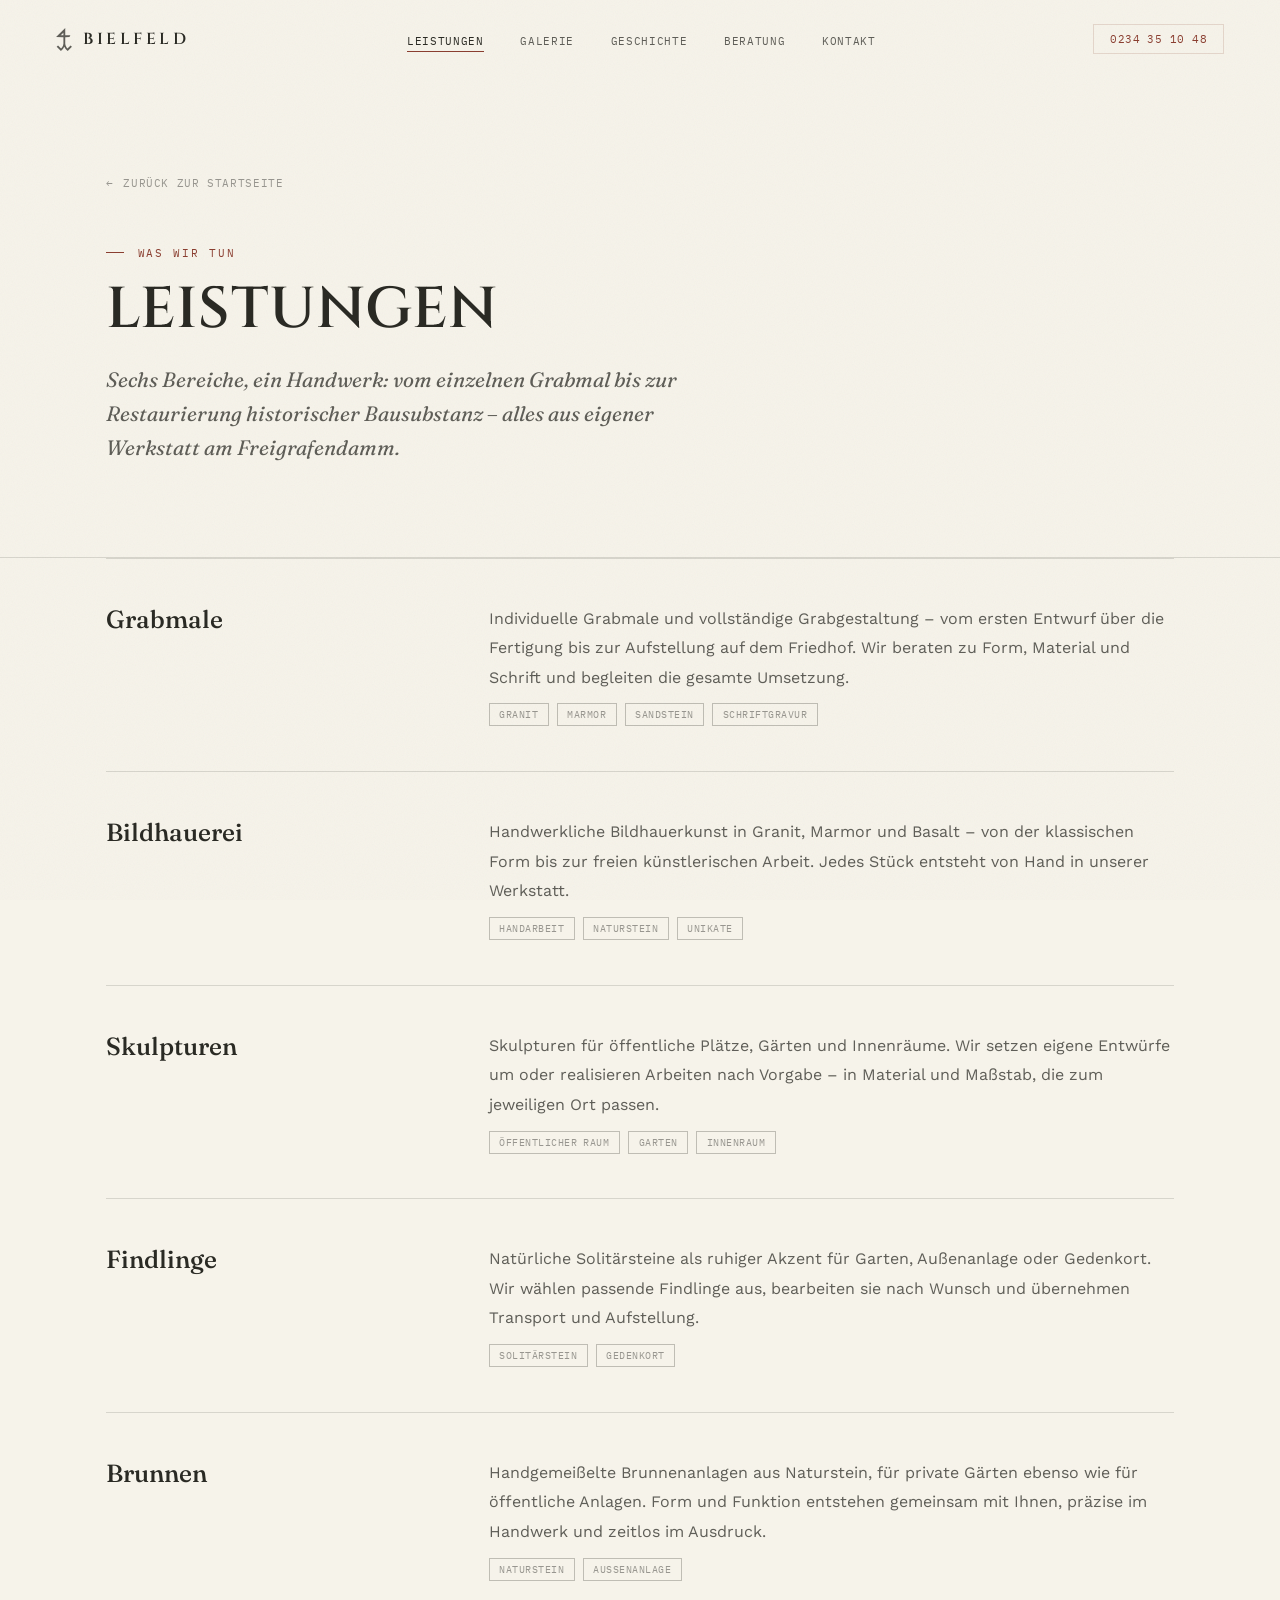
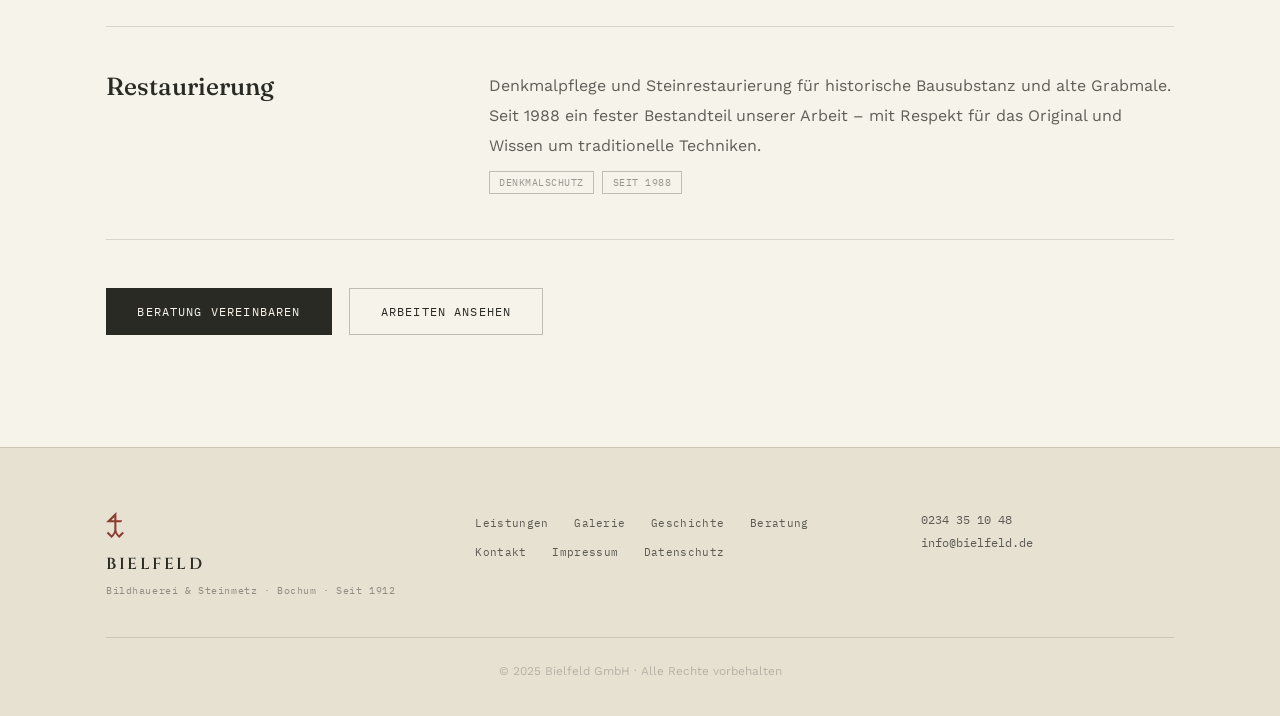
<file: leistungen.html>
<!DOCTYPE html>
<html lang="de">
<head>
<meta charset="UTF-8">
<meta name="viewport" content="width=device-width, initial-scale=1.0">
<title>Leistungen – Bildhauerei Bielfeld GmbH</title>
<meta name="description" content="Grabmale, Bildhauerei, Skulpturen, Findlinge, Brunnen und Restaurierung – das Leistungsangebot der Bildhauerei Bielfeld in Bochum.">
<link rel="preconnect" href="https://fonts.googleapis.com">
<link href="https://fonts.googleapis.com/css2?family=Cinzel:wght@400;500;600;700&family=Fraunces:ital,opsz,wght@0,9..144,400;0,9..144,500;0,9..144,600;1,9..144,400;1,9..144,500&family=Work+Sans:wght@300;400;500;600;700&family=IBM+Plex+Mono:wght@400;500&display=swap" rel="stylesheet">
<link rel="stylesheet" href="style.css">
</head>
<body>

<nav id="navbar">
  <a href="index.html" class="nav-logo">
    <svg class="nav-mark" viewBox="0 0 268 390" aria-hidden="true"><path d="M155 0L0 154L124 155L124 269L117 300L103 327L84 347L33 295L10 318L82 390L116 356L139 320L161 354L197 390L268 319L246 295L193 347L178 330L163 303L155 270L155 155L227 154L242 125L155 124Z M123 79L124 124L78 125Z" fill="currentColor" fill-rule="evenodd"/></svg>
    <span>Bielfeld</span>
  </a>
  <ul class="nav-links">
    <li><a href="leistungen.html" class="is-active">Leistungen</a></li>
    <li><a href="galerie.html">Galerie</a></li>
    <li><a href="geschichte.html">Geschichte</a></li>
    <li><a href="beratung.html">Beratung</a></li>
    <li><a href="kontakt.html">Kontakt</a></li>
  </ul>
  <a href="tel:+49234351048" class="nav-tel">0234 35 10 48</a>
  <button class="nav-hamburger" id="navHamburger" aria-label="Menü öffnen" aria-expanded="false"><span></span><span></span></button>
</nav>

<div class="nav-mobile-menu" id="navMobileMenu" aria-hidden="true">
  <nav class="mobile-menu-inner">
    <ul class="mobile-nav-links">
      <li><a href="leistungen.html" class="mobile-nav-link">Leistungen</a></li>
      <li><a href="galerie.html" class="mobile-nav-link">Galerie</a></li>
      <li><a href="geschichte.html" class="mobile-nav-link">Geschichte</a></li>
      <li><a href="beratung.html" class="mobile-nav-link">Beratung</a></li>
      <li><a href="kontakt.html" class="mobile-nav-link">Kontakt</a></li>
    </ul>
    <a href="tel:+49234351048" class="mobile-nav-tel">0234 35 10 48</a>
    <span class="mobile-nav-since">Bildhauerei &amp; Steinmetz · Bochum · Seit 1912</span>
  </nav>
</div>

<header class="page-head container">
  <a href="index.html" class="legal-back">Zurück zur Startseite</a>
  <span class="label reveal">Was wir tun</span>
  <h1 class="h1-carved reveal d1">Leistungen</h1>
  <p class="lede reveal d2">Sechs Bereiche, ein Handwerk: vom einzelnen Grabmal bis zur Restaurierung historischer Bausubstanz – alles aus eigener Werkstatt am Freigrafendamm.</p>
</header>

<section class="section" style="padding-top:0;">
  <div class="container">
    <div class="entry-list">

      <div class="entry reveal">
        <div class="entry-title">Grabmale</div>
        <div class="entry-desc">
          <p>Individuelle Grabmale und vollständige Grabgestaltung – vom ersten Entwurf über die Fertigung bis zur Aufstellung auf dem Friedhof. Wir beraten zu Form, Material und Schrift und begleiten die gesamte Umsetzung.</p>
          <div class="entry-tags">
            <span class="tag">Granit</span><span class="tag">Marmor</span><span class="tag">Sandstein</span><span class="tag">Schriftgravur</span>
          </div>
        </div>
      </div>

      <div class="entry reveal">
        <div class="entry-title">Bildhauerei</div>
        <div class="entry-desc">
          <p>Handwerkliche Bildhauerkunst in Granit, Marmor und Basalt – von der klassischen Form bis zur freien künstlerischen Arbeit. Jedes Stück entsteht von Hand in unserer Werkstatt.</p>
          <div class="entry-tags">
            <span class="tag">Handarbeit</span><span class="tag">Naturstein</span><span class="tag">Unikate</span>
          </div>
        </div>
      </div>

      <div class="entry reveal">
        <div class="entry-title">Skulpturen</div>
        <div class="entry-desc">
          <p>Skulpturen für öffentliche Plätze, Gärten und Innenräume. Wir setzen eigene Entwürfe um oder realisieren Arbeiten nach Vorgabe – in Material und Maßstab, die zum jeweiligen Ort passen.</p>
          <div class="entry-tags">
            <span class="tag">Öffentlicher Raum</span><span class="tag">Garten</span><span class="tag">Innenraum</span>
          </div>
        </div>
      </div>

      <div class="entry reveal">
        <div class="entry-title">Findlinge</div>
        <div class="entry-desc">
          <p>Natürliche Solitärsteine als ruhiger Akzent für Garten, Außenanlage oder Gedenkort. Wir wählen passende Findlinge aus, bearbeiten sie nach Wunsch und übernehmen Transport und Aufstellung.</p>
          <div class="entry-tags">
            <span class="tag">Solitärstein</span><span class="tag">Gedenkort</span>
          </div>
        </div>
      </div>

      <div class="entry reveal">
        <div class="entry-title">Brunnen</div>
        <div class="entry-desc">
          <p>Handgemeißelte Brunnenanlagen aus Naturstein, für private Gärten ebenso wie für öffentliche Anlagen. Form und Funktion entstehen gemeinsam mit Ihnen, präzise im Handwerk und zeitlos im Ausdruck.</p>
          <div class="entry-tags">
            <span class="tag">Naturstein</span><span class="tag">Außenanlage</span>
          </div>
        </div>
      </div>

      <div class="entry reveal">
        <div class="entry-title">Restaurierung</div>
        <div class="entry-desc">
          <p>Denkmalpflege und Steinrestaurierung für historische Bausubstanz und alte Grabmale. Seit 1988 ein fester Bestandteil unserer Arbeit – mit Respekt für das Original und Wissen um traditionelle Techniken.</p>
          <div class="entry-tags">
            <span class="tag">Denkmalschutz</span><span class="tag">Seit 1988</span>
          </div>
        </div>
      </div>

    </div>

    <div class="btn-row reveal" style="margin-top:3rem;">
      <a href="beratung.html" class="btn btn--solid">Beratung vereinbaren</a>
      <a href="galerie.html" class="btn btn--outline">Arbeiten ansehen</a>
    </div>
  </div>
</section>

<footer>
  <div class="container">
    <div class="footer-grid">
      <div class="footer-brand">
        <svg class="footer-mark" viewBox="0 0 268 390" aria-hidden="true"><path d="M155 0L0 154L124 155L124 269L117 300L103 327L84 347L33 295L10 318L82 390L116 356L139 320L161 354L197 390L268 319L246 295L193 347L178 330L163 303L155 270L155 155L227 154L242 125L155 124Z M123 79L124 124L78 125Z" fill="currentColor" fill-rule="evenodd"/></svg>
        <div class="f-logo">Bielfeld</div>
        <div class="f-since">Bildhauerei &amp; Steinmetz · Bochum · Seit 1912</div>
      </div>
      <ul class="footer-nav">
        <li><a href="leistungen.html">Leistungen</a></li>
        <li><a href="galerie.html">Galerie</a></li>
        <li><a href="geschichte.html">Geschichte</a></li>
        <li><a href="beratung.html">Beratung</a></li>
        <li><a href="kontakt.html">Kontakt</a></li>
        <li><a href="impressum.html">Impressum</a></li>
        <li><a href="datenschutz.html">Datenschutz</a></li>
      </ul>
      <div class="footer-contact">
        <a href="tel:+49234351048">0234 35 10 48</a>
        <a href="mailto:info@bielfeld.de">info@bielfeld.de</a>
      </div>
    </div>
    <div class="footer-legal">© 2025 Bielfeld GmbH · Alle Rechte vorbehalten</div>
  </div>
</footer>

<script src="script.js"></script>
</body>
</html>
</file>
<file: style.css>
/* ════════════════════════════════════════════════════════
   BIELFELD GMBH — "DAS ARCHIV"
   Ein Steinkatalog: helle Kalksteinflächen, eine geschnittene
   Versalschrift für Überschriften, Schreibmaschinen-Mono für
   Katalognummern, und ein eigenes Steinmetzzeichen als
   wiederkehrendes Signet.
═══════════════════════════════════════════════════════════ */

:root {
  --ink:          #2A2A24;
  --ink-soft:     rgba(42, 42, 36, 0.74);
  --ink-dim:      rgba(42, 42, 36, 0.46);
  --ink-faint:    rgba(42, 42, 36, 0.26);
  --stone:        #6E6A5C;
  --limestone:    #E7E1D2;
  --limestone-mid:#DCD2BA;
  --paper:        #F6F3EA;
  --paper-warm:   #F1EBDC;
  --brick:        #8B3E30;
  --teal:         #1E4B4F;
  --teal-soft:    rgba(30, 75, 79, 0.16);
  --brick-deep:   #6B2F24;
  --brick-soft:   rgba(139, 62, 48, 0.16);
  --brick-light:  #C97A63;
  --line:         rgba(42, 42, 36, 0.15);
  --line-mid:     rgba(42, 42, 36, 0.27);
}

*, *::before, *::after { box-sizing: border-box; margin: 0; padding: 0; }
html { scroll-behavior: smooth; }
body {
  font-family: 'Work Sans', sans-serif;
  background: var(--paper);
  color: var(--ink-soft);
  overflow-x: hidden;
  position: relative;
}

/* Feiner Kornschleier über der gesamten Seite — wie Papier oder
   geschliffener Kalkstein, nicht wie ein Bildschirm. */
body::before {
  content: '';
  position: fixed; inset: 0; z-index: 9000; pointer-events: none;
  opacity: 0.05; mix-blend-mode: multiply;
  background-image: url("data:image/svg+xml;utf8,<svg xmlns='http://www.w3.org/2000/svg' width='160' height='160'><filter id='n'><feTurbulence type='fractalNoise' baseFrequency='0.9' numOctaves='2' stitchTiles='stitch'/></filter><rect width='100%25' height='100%25' filter='url(%23n)'/></svg>");
}

a { color: inherit; }
img { max-width: 100%; display: block; }
ul { list-style: none; }

/* ─── Steinmetzzeichen (Signet) ───────────────────────── */
.mark { width: 20px; height: 29px; color: var(--brick); flex-shrink: 0; }

/* ─── Typografie-Bausteine ────────────────────────────── */
.label {
  font-family: 'IBM Plex Mono', monospace;
  font-size: 0.66rem;
  letter-spacing: 0.18em;
  text-transform: uppercase;
  color: var(--brick);
  display: inline-flex; align-items: center; gap: 0.85rem;
  margin-bottom: 1.3rem;
}
.label::before { content: ''; width: 18px; height: 1px; background: var(--brick); }

.h1-carved {
  font-family: 'Cinzel', serif;
  font-weight: 600;
  text-transform: uppercase;
  letter-spacing: 0.02em;
  color: var(--ink);
  line-height: 1.04;
}
.h2-accent {
  font-family: 'Fraunces', serif;
  font-weight: 500;
  font-size: clamp(2rem, 4vw, 3rem);
  line-height: 1.14;
  color: var(--ink);
  margin-bottom: 1.6rem;
}
.h2-accent em { font-style: italic; color: var(--brick); font-weight: 400; }

.lede {
  font-family: 'Fraunces', serif;
  font-style: italic;
  font-size: clamp(1.05rem, 2vw, 1.3rem);
  line-height: 1.65;
  color: var(--ink-soft);
  max-width: 580px;
}

p { font-size: 1rem; line-height: 1.85; margin-bottom: 1.2rem; }
strong { color: var(--ink); font-weight: 600; }

/* ─── Buttons ─────────────────────────────────────────── */
.btn {
  font-family: 'IBM Plex Mono', monospace;
  font-size: 0.72rem;
  letter-spacing: 0.1em;
  text-transform: uppercase;
  text-decoration: none;
  padding: 0.95rem 1.9rem;
  display: inline-block;
  transition: all 0.3s ease;
  border: 1px solid transparent;
}
.btn--solid {
  background: var(--ink);
  color: var(--paper);
  border-color: var(--ink);
}
.btn--solid:hover { background: var(--brick); border-color: var(--brick); }
.btn--outline {
  background: transparent;
  color: var(--ink);
  border-color: var(--line-mid);
}
.btn--outline:hover { border-color: var(--brick); color: var(--brick); }

.btn-row { display: flex; gap: 1.1rem; flex-wrap: wrap; }

/* ─── Layout-Helfer ───────────────────────────────────── */
.container { max-width: 1180px; margin: 0 auto; padding: 0 3.5rem; }
.section { padding: 7rem 0; border-top: 1px solid var(--line); }
.section--tint { background: var(--limestone); }

/* ─── Navigation ──────────────────────────────────────── */
nav#navbar {
  position: fixed; top: 0; left: 0; right: 0; z-index: 300;
  display: flex; align-items: center; justify-content: space-between;
  padding: 1.5rem 3.5rem;
  background: rgba(246, 243, 234, 0.0);
  border-bottom: 1px solid transparent;
  transition: background 0.4s, border-color 0.4s, padding 0.4s;
}
nav#navbar.scrolled {
  background: rgba(246, 243, 234, 0.94);
  backdrop-filter: blur(10px);
  border-bottom-color: var(--line);
  padding: 1.05rem 3.5rem;
}
.nav-logo {
  display: flex; align-items: center; gap: 0.7rem;
  text-decoration: none;
}
.nav-logo span {
  font-family: 'Cinzel', serif;
  font-weight: 600; font-size: 1rem;
  letter-spacing: 0.22em; text-transform: uppercase;
  color: var(--ink);
}
.nav-mark { width: 16px; height: 23px; }

.nav-links { display: flex; gap: 2.3rem; }
.nav-links a {
  font-family: 'IBM Plex Mono', monospace;
  font-size: 0.68rem; letter-spacing: 0.06em;
  text-transform: uppercase;
  text-decoration: none; color: var(--ink-soft);
  position: relative; padding-bottom: 0.3rem;
  transition: color 0.3s;
}
.nav-links a::after {
  content: ''; position: absolute; left: 0; right: 100%; bottom: 0;
  height: 1px; background: var(--brick);
  transition: right 0.3s ease;
}
.nav-links a:hover, .nav-links a.is-active { color: var(--ink); }
.nav-links a:hover::after, .nav-links a.is-active::after { right: 0; }

.nav-tel {
  font-family: 'IBM Plex Mono', monospace;
  font-size: 0.68rem; letter-spacing: 0.04em;
  text-decoration: none; color: var(--brick);
  border: 1px solid var(--brick-soft);
  padding: 0.45rem 1rem;
  transition: all 0.3s;
}
.nav-tel:hover { background: var(--brick); color: var(--paper); border-color: var(--brick); }

.nav-hamburger {
  display: none; flex-direction: column; justify-content: center;
  align-items: flex-end; gap: 6px; width: 34px; height: 34px;
  background: transparent; border: none; cursor: pointer; padding: 2px;
  position: relative; z-index: 10;
}
.nav-hamburger span {
  display: block; height: 1px; width: 24px; background: var(--ink);
  transition: transform 0.38s ease;
}
.nav-hamburger span:nth-child(1) { width: 22px; }
.nav-hamburger.open span:nth-child(1) { transform: translateY(3.5px) rotate(45deg); width: 22px; }
.nav-hamburger.open span:nth-child(2) { transform: translateY(-3.5px) rotate(-45deg); width: 22px; }

body.menu-open { overflow: hidden; }
.nav-mobile-menu {
  position: fixed; inset: 0; z-index: 290;
  background: var(--paper);
  display: flex; align-items: center; justify-content: center;
  opacity: 0; pointer-events: none;
  transition: opacity 0.4s ease;
}
.nav-mobile-menu.open { opacity: 1; pointer-events: all; }
.mobile-menu-inner { width: 100%; padding: 6rem 2rem; display: flex; flex-direction: column; align-items: center; }
.mobile-nav-links { width: 100%; max-width: 380px; }
.mobile-nav-links li { border-bottom: 1px solid var(--line); }
.mobile-nav-link {
  display: block; font-family: 'Cinzel', serif; font-weight: 500;
  font-size: clamp(1.3rem, 5vw, 1.7rem); letter-spacing: 0.04em;
  text-transform: uppercase; color: var(--ink); text-decoration: none;
  padding: 1.1rem 0; transition: color 0.25s;
}
.mobile-nav-link:hover { color: var(--brick); }
.mobile-nav-tel {
  display: inline-block; margin-top: 2.2rem;
  font-family: 'IBM Plex Mono', monospace; font-size: 0.75rem;
  letter-spacing: 0.06em; color: var(--brick); text-decoration: none;
  border: 1px solid var(--brick-soft); padding: 0.7rem 1.6rem;
}
.mobile-nav-since {
  display: block; margin-top: 1.6rem;
  font-family: 'IBM Plex Mono', monospace; font-size: 0.6rem;
  letter-spacing: 0.16em; text-transform: uppercase; color: var(--ink-faint);
}

/* ─── HERO (Startseite) ───────────────────────────────── */
#hero {
  position: relative; min-height: 92vh;
  display: flex; align-items: center;
  padding: 9rem 0 5rem;
  overflow: hidden;
}
.hero-mark-bg {
  position: absolute; right: -4%; top: 48%; transform: translateY(-50%);
  width: 46vw; max-width: 620px; color: var(--ink); opacity: 0.05;
  pointer-events: none;
}
.hero-grid-lines {
  position: absolute; inset: 0; pointer-events: none;
  background-image: repeating-linear-gradient(to bottom, var(--line) 0 1px, transparent 1px 120px);
  opacity: 0.6;
  -webkit-mask-image: linear-gradient(to bottom, transparent 0%, black 15%, black 85%, transparent 100%);
  mask-image: linear-gradient(to bottom, transparent 0%, black 15%, black 85%, transparent 100%);
}
#hero .container { width: 100%; }
.hero-content { position: relative; z-index: 2; max-width: 700px; margin: 0 auto; }
.hero-title {
  font-size: clamp(2.6rem, 7vw, 5.2rem);
  margin: 0.6rem 0 1.6rem;
}
.hero-title em { font-style: normal; color: var(--brick); }
.hero-sub { margin-bottom: 2.6rem; }
.hero-since {
  margin-top: 3.2rem;
  font-family: 'IBM Plex Mono', monospace;
  font-size: 0.66rem; letter-spacing: 0.1em; color: var(--ink-dim);
}

/* ─── Inschriftband (Fakten-Leiste) ───────────────────── */
.fact-strip {
  border-top: 1px solid var(--line);
  border-bottom: 1px solid var(--line);
  background: var(--limestone);
}
.fact-strip .container {
  display: grid; grid-template-columns: repeat(4, 1fr);
}
.fact {
  padding: 2.4rem 2rem;
  border-right: 1px solid var(--line);
  text-align: center;
}
.fact:last-child { border-right: none; }
.fact-num {
  font-family: 'Cinzel', serif; font-weight: 600;
  font-size: 1.5rem; color: var(--teal); margin-bottom: 0.5rem;
}
.fact-text {
  font-family: 'IBM Plex Mono', monospace;
  font-size: 0.64rem; letter-spacing: 0.06em;
  text-transform: uppercase; color: var(--ink-dim);
}

/* ─── Seiten-Titelband (Unterseiten) ──────────────────── */
.page-head {
  padding-top: 11rem;
  padding-bottom: 4.5rem;
  border-top: none;
}
.page-head .h1-carved { font-size: clamp(2.2rem, 6vw, 3.6rem); margin-bottom: 1.4rem; }
.page-head .lede { max-width: 620px; }

/* ─── Katalogkarten (Startseite → Unterseiten) ────────── */
.cat-grid {
  display: grid; grid-template-columns: repeat(3, 1fr); gap: 0;
  border-top: 1px solid var(--line);
  border-left: 1px solid var(--line);
}
.cat-card {
  border-right: 1px solid var(--line);
  border-bottom: 1px solid var(--line);
  padding: 2.6rem 2.2rem;
  text-decoration: none; color: inherit;
  display: flex; flex-direction: column; gap: 1.1rem;
  transition: background 0.35s;
  position: relative;
}
.cat-card:hover { background: var(--limestone); }
.cat-card .label { margin-bottom: 0; }
.cat-card h3 {
  font-family: 'Fraunces', serif; font-weight: 500;
  font-size: 1.45rem; color: var(--ink);
}
.cat-card p { font-size: 0.93rem; margin-bottom: 0; color: var(--ink-soft); }
.cat-card .cat-arrow {
  margin-top: auto; font-family: 'IBM Plex Mono', monospace;
  font-size: 0.7rem; color: var(--brick); letter-spacing: 0.04em;
}
.cat-card .cat-arrow::after { content: ' →'; transition: margin 0.3s; }
.cat-card:hover .cat-arrow::after { margin-left: 4px; }

/* ─── Beratungs-Teaser (Startseite) ───────────────────── */
.teaser-band {
  background: var(--ink); color: var(--paper-warm);
  padding: 6rem 0;
}
.teaser-band .label { color: var(--brick-light); }
.teaser-band .label::before { background: var(--brick-light); }
.teaser-band h2 {
  font-family: 'Fraunces', serif; font-style: italic; font-weight: 400;
  font-size: clamp(1.7rem, 3.6vw, 2.6rem);
  color: var(--paper); max-width: 600px; margin-bottom: 1.6rem;
  line-height: 1.3;
}
.teaser-band p { color: rgba(241,235,220,0.72); max-width: 540px; }
.teaser-band .btn--outline { color: var(--paper); border-color: rgba(241,235,220,0.3); }
.teaser-band .btn--outline:hover { border-color: var(--paper); color: var(--paper); background: rgba(255,255,255,0.06); }
.teaser-grid { display: grid; grid-template-columns: 1.3fr 1fr; gap: 3rem; align-items: end; }

/* ─── Pull Quote ──────────────────────────────────────── */
.pull-quote {
  padding: 5.5rem 3.5rem;
  border-top: 1px solid var(--line);
  border-bottom: 1px solid var(--line);
  text-align: center;
}
.pull-quote blockquote {
  font-family: 'Fraunces', serif; font-style: italic;
  font-size: clamp(1.3rem, 2.6vw, 1.95rem);
  line-height: 1.5; color: var(--ink);
  max-width: 760px; margin: 0 auto;
}
.pull-quote cite {
  display: block; margin-top: 1.6rem;
  font-family: 'IBM Plex Mono', monospace;
  font-size: 0.62rem; letter-spacing: 0.1em;
  text-transform: uppercase; font-style: normal; color: var(--ink-dim);
}

/* ─── Katalogliste (Leistungen) ───────────────────────── */
.entry-list { border-top: 1px solid var(--line); }
.entry {
  display: grid; grid-template-columns: 1fr 2fr;
  gap: 2.5rem; align-items: start;
  padding: 2.8rem 0;
  border-bottom: 1px solid var(--line);
}
.entry-num {
  font-family: 'IBM Plex Mono', monospace;
  font-size: 0.78rem; color: var(--teal); letter-spacing: 0.04em;
  padding-top: 0.3rem;
}
.entry-title {
  font-family: 'Fraunces', serif; font-weight: 500;
  font-size: 1.55rem; color: var(--ink);
}
.entry-tags { margin-top: 0.7rem; display: flex; gap: 0.5rem; flex-wrap: wrap; }
.tag {
  font-family: 'IBM Plex Mono', monospace; font-size: 0.6rem;
  letter-spacing: 0.05em; text-transform: uppercase;
  color: var(--ink-dim); border: 1px solid var(--line-mid);
  padding: 0.25rem 0.6rem;
}
.entry-desc p { margin-bottom: 0; color: var(--ink-soft); }

/* ─── Stein-Swatches (Platzhalter-Texturen) ───────────── */
.swatch {
  position: relative; overflow: hidden;
  display: flex; align-items: flex-end;
  min-height: 220px;
}
.swatch-caption {
  position: relative; z-index: 1; padding: 1.2rem 1.3rem;
  width: 100%;
  background: linear-gradient(to top, rgba(20,20,16,0.55), transparent);
}
.swatch-caption .sc-mat {
  font-family: 'IBM Plex Mono', monospace; font-size: 0.62rem;
  letter-spacing: 0.08em; text-transform: uppercase; color: #F1ECDE;
  display: block; margin-bottom: 0.2rem;
}
.swatch-caption .sc-desc {
  font-family: 'Fraunces', serif; font-style: italic; font-size: 0.95rem;
  color: #F1ECDE;
}
.swatch--granit { background:
  radial-gradient(circle at 22% 28%, rgba(255,255,255,0.10) 0 2px, transparent 3px) 0 0/16px 16px,
  radial-gradient(circle at 65% 70%, rgba(0,0,0,0.16) 0 2px, transparent 3px) 0 0/20px 20px,
  linear-gradient(150deg, #95917F, #5C594C); }
.swatch--marmor { background:
  repeating-linear-gradient(112deg, rgba(110,106,92,0.16) 0 2px, transparent 2px 38px),
  linear-gradient(160deg, #F1ECDD, #DFD6BF); }
.swatch--basalt { background: linear-gradient(160deg, #3D3D36, #1C1C18); }
.swatch--sandstein { background: linear-gradient(160deg, #C9A678, #A47C49); }
.swatch--kalkstein { background: linear-gradient(160deg, #E6DFCD, #C9BEA1); }
.swatch--schiefer { background: linear-gradient(160deg, #51524C, #2C2D29); }
.swatch--marmor .sc-mat, .swatch--marmor .sc-desc,
.swatch--sandstein .sc-mat, .swatch--sandstein .sc-desc,
.swatch--kalkstein .sc-mat, .swatch--kalkstein .sc-desc { color: #2A2A24; }
.swatch--marmor .swatch-caption, .swatch--sandstein .swatch-caption, .swatch--kalkstein .swatch-caption {
  background: linear-gradient(to top, rgba(255,255,255,0.55), transparent);
}

/* ─── Galerie ─────────────────────────────────────────── */
.gallery-grid {
  display: grid; grid-template-columns: repeat(3, 1fr); gap: 1.2rem;
}
.g-card { border: 1px solid var(--line); background: var(--paper); }
.g-card .swatch { min-height: 230px; }
.g-card .g-meta { padding: 1.1rem 1.3rem; }
.g-card .g-num { font-family: 'IBM Plex Mono', monospace; font-size: 0.62rem; color: var(--teal); letter-spacing: 0.06em; }
.g-card .g-title { font-family: 'Fraunces', serif; font-size: 1.05rem; color: var(--ink); margin-top: 0.3rem; }
.g-extra { display: none; }
.gallery-grid.open .g-extra { display: block; }
.g-extra.entering { animation: fadeUp 0.5s ease both; }

.gallery-toggle {
  display: flex; align-items: center; gap: 0.7rem; margin: 2.4rem auto 0;
  background: transparent; border: 1px solid var(--line-mid); color: var(--brick);
  font-family: 'IBM Plex Mono', monospace; font-size: 0.68rem;
  letter-spacing: 0.08em; text-transform: uppercase;
  padding: 0.85rem 1.8rem; cursor: pointer; transition: all 0.3s;
}
.gallery-toggle:hover { background: var(--brick); border-color: var(--brick); color: var(--paper); }
.gallery-toggle__arrow { display: inline-block; transition: transform 0.4s; }
.gallery-toggle__arrow.rotated { transform: rotate(180deg); }
.gallery-note {
  text-align: center; margin-top: 2rem;
  font-family: 'IBM Plex Mono', monospace;
  font-size: 0.72rem; color: var(--ink-dim);
}

/* ─── Geschichte / Timeline ───────────────────────────── */
.history-intro { max-width: 680px; margin-bottom: 4.5rem; }
.sign-block {
  display: grid; grid-template-columns: repeat(3, 1fr);
  gap: 2rem; border-top: 1px solid var(--line); border-bottom: 1px solid var(--line);
  padding: 3rem 0; margin-bottom: 5rem;
}
.sign-item { text-align: center; padding: 0 1rem; }
.sign-item .mark-weather { width: 30px; height: 44px; margin: 0 auto 1.1rem; }
.sign-item .sign-year { font-family: 'IBM Plex Mono', monospace; font-size: 0.7rem; letter-spacing: 0.1em; color: var(--teal); margin-bottom: 0.5rem; }
.sign-item .sign-text { font-size: 0.88rem; color: var(--ink-soft); line-height: 1.7; }

.timeline { border-left: 1px solid var(--line-mid); margin-left: 0.4rem; }
.tl-item { position: relative; padding: 0 0 2.7rem 2.6rem; }
.tl-item:last-child { padding-bottom: 0; }
.tl-item::before {
  content: ''; position: absolute; left: -5px; top: 0.4rem;
  width: 9px; height: 9px; background: var(--paper);
  border: 2px solid var(--teal); border-radius: 50%;
}
.tl-year { font-family: 'Cinzel', serif; font-weight: 600; font-size: 1.5rem; color: var(--ink); margin-bottom: 0.4rem; }
.tl-text { font-size: 0.96rem; line-height: 1.8; color: var(--ink-soft); max-width: 560px; }

/* ─── Beratung ────────────────────────────────────────── */
.consult-grid { display: grid; grid-template-columns: 1fr 1fr; gap: 4.5rem; align-items: start; }
.consult-img .swatch { min-height: 460px; }
.feature-list { margin: 1.8rem 0 2.2rem; border-top: 1px solid var(--line); }
.feature-list li {
  display: flex; gap: 1rem; align-items: flex-start;
  padding: 0.85rem 0; border-bottom: 1px solid var(--line);
  font-size: 0.96rem; color: var(--ink-soft);
}
.feature-list li .mark { width: 13px; height: 19px; margin-top: 0.2rem; }

.material-strip { display: flex; gap: 0.6rem; flex-wrap: wrap; margin: 1.6rem 0 2rem; }

/* ─── Kontakt ─────────────────────────────────────────── */
.contact-grid {
  display: grid; grid-template-columns: 1fr 1fr; gap: 4.5rem;
  align-items: start;
}
.c-block { margin-bottom: 2rem; }
.c-label {
  font-family: 'IBM Plex Mono', monospace; font-size: 0.62rem;
  letter-spacing: 0.1em; text-transform: uppercase; color: var(--teal);
  margin-bottom: 0.5rem;
}
.c-value { font-family: 'Fraunces', serif; font-size: 1.18rem; color: var(--ink); line-height: 1.55; }
.c-value a { text-decoration: none; border-bottom: 1px solid var(--line-mid); transition: border-color 0.3s, color 0.3s; }
.c-value a:hover { color: var(--brick); border-color: var(--brick); }

.c-hours { margin-top: 1rem; border: 1px solid var(--line); padding: 1.6rem 1.8rem; background: var(--limestone); }
.c-hours-title { font-family: 'IBM Plex Mono', monospace; font-size: 0.62rem; letter-spacing: 0.1em; text-transform: uppercase; color: var(--teal); margin-bottom: 1.1rem; }
.h-row { display: flex; justify-content: space-between; font-size: 0.92rem; color: var(--ink-soft); padding: 0.5rem 0; border-bottom: 1px solid var(--line); }
.h-row:last-child { border-bottom: none; }

.map-wrap { border: 1px solid var(--line); padding: 0.4rem; background: var(--paper); }
.styled-map {
  width: 100%; height: 100%; min-height: 420px; border: 0;
  filter: grayscale(28%) sepia(8%) saturate(85%) contrast(96%);
}

/* ─── Footer ──────────────────────────────────────────── */
footer { border-top: 1px solid var(--line); background: var(--limestone); padding: 4rem 0 2.4rem; }
.footer-grid {
  display: grid; grid-template-columns: 1.3fr 1.6fr 1fr; gap: 2.5rem;
  align-items: start; margin-bottom: 2.5rem;
}
.footer-brand { display: flex; flex-direction: column; gap: 0.6rem; }
.footer-mark { width: 18px; height: 26px; color: var(--brick); margin-bottom: 0.3rem; }
.f-logo { font-family: 'Cinzel', serif; font-weight: 600; letter-spacing: 0.16em; text-transform: uppercase; color: var(--ink); }
.f-since { font-family: 'IBM Plex Mono', monospace; font-size: 0.6rem; letter-spacing: 0.06em; color: var(--ink-dim); }
.footer-nav { display: flex; flex-wrap: wrap; gap: 0.6rem 1.6rem; }
.footer-nav a { font-family: 'IBM Plex Mono', monospace; font-size: 0.68rem; letter-spacing: 0.03em; text-decoration: none; color: var(--ink-soft); transition: color 0.3s; }
.footer-nav a:hover { color: var(--brick); }
.footer-contact { display: flex; flex-direction: column; gap: 0.5rem; align-items: flex-start; }
.footer-contact a { font-family: 'IBM Plex Mono', monospace; font-size: 0.72rem; text-decoration: none; color: var(--ink-soft); }
.footer-contact a:hover { color: var(--brick); }
.footer-legal { font-size: 0.74rem; color: var(--ink-faint); border-top: 1px solid var(--line); padding-top: 1.6rem; text-align: center; }

/* ─── Legal-Seiten (Impressum / Datenschutz) ──────────── */
.legal-wrap { max-width: 740px; margin: 0 auto; padding: 11rem 3.5rem 6rem; }
.legal-back {
  display: flex; width: fit-content; align-items: center; gap: 0.6rem;
  font-family: 'IBM Plex Mono', monospace; font-size: 0.66rem;
  letter-spacing: 0.06em; text-transform: uppercase; color: var(--ink-dim);
  text-decoration: none; margin-bottom: 3rem; transition: color 0.3s;
}
.legal-back:hover { color: var(--brick); }
.legal-back::before { content: '←'; }
.legal-section { margin-bottom: 2.6rem; }
.legal-section h2 { font-family: 'Fraunces', serif; font-weight: 500; font-size: 1.2rem; color: var(--ink); margin-bottom: 1rem; }
.legal-section h3 { font-family: 'IBM Plex Mono', monospace; font-size: 0.72rem; letter-spacing: 0.06em; text-transform: uppercase; color: var(--teal); margin: 1.4rem 0 0.6rem; }
.legal-section p, .legal-section address { font-size: 0.96rem; line-height: 1.85; color: var(--ink-soft); margin-bottom: 0.8rem; font-style: normal; }
.legal-section ul { margin: 0.5rem 0 1rem; }
.legal-section ul li { font-size: 0.96rem; line-height: 1.8; color: var(--ink-soft); padding: 0.3rem 0 0.3rem 1.3rem; position: relative; }
.legal-section ul li::before { content: '—'; color: var(--teal); position: absolute; left: 0; }
.legal-section a { color: var(--brick); text-decoration: underline; text-decoration-color: var(--brick-soft); }
.legal-separator { border: none; border-top: 1px solid var(--line); margin: 2.6rem 0; }
.legal-note { margin-top: 2.6rem; padding-top: 1.8rem; border-top: 1px solid var(--line); font-family: 'IBM Plex Mono', monospace; font-size: 0.72rem; color: var(--ink-dim); }

/* ─── Scroll Reveal ───────────────────────────────────── */
.reveal { opacity: 0; transform: translateY(22px); transition: opacity 0.8s cubic-bezier(.22,1,.36,1), transform 0.8s cubic-bezier(.22,1,.36,1); }
.reveal.visible { opacity: 1; transform: translateY(0); }
.d1.reveal { transition-delay: 0.08s; }
.d2.reveal { transition-delay: 0.16s; }
.d3.reveal { transition-delay: 0.24s; }
.d4.reveal { transition-delay: 0.32s; }
@keyframes fadeUp { from { opacity: 0; transform: translateY(14px); } to { opacity: 1; transform: translateY(0); } }

/* ─── Responsive ──────────────────────────────────────── */
@media (max-width: 980px) {
  .container { padding: 0 1.6rem; }
  nav#navbar { padding: 1.2rem 1.6rem; }
  nav#navbar.scrolled { padding: 0.9rem 1.6rem; }
  .nav-links, .nav-tel { display: none; }
  .nav-hamburger { display: flex; }
  .section { padding: 5rem 0; }
  .page-head { padding-top: 8.5rem; padding-bottom: 3rem; }
  .legal-wrap { padding: 8.5rem 1.6rem 4rem; }

  .fact-strip .container { grid-template-columns: repeat(2, 1fr); }
  .fact:nth-child(2) { border-right: none; }
  .fact:nth-child(odd) { border-right: 1px solid var(--line); }
  .fact { padding: 1.8rem 1rem; border-bottom: 1px solid var(--line); }
  .fact:nth-last-child(-n+2) { border-bottom: none; }

  .cat-grid { grid-template-columns: 1fr; }
  .cat-card { border-right: 1px solid var(--line); }

  .teaser-grid { grid-template-columns: 1fr; gap: 1.8rem; }

  .entry { grid-template-columns: 1fr; gap: 1rem; }
  .entry-num { padding-top: 0; }

  .gallery-grid { grid-template-columns: repeat(2, 1fr); }

  .sign-block { grid-template-columns: 1fr; gap: 2.2rem; }

  .consult-grid { grid-template-columns: 1fr; gap: 2.5rem; }
  .consult-img .swatch { min-height: 280px; }

  .contact-grid { grid-template-columns: 1fr; gap: 3rem; }

  .footer-grid { grid-template-columns: 1fr; gap: 2rem; }
}
@media (max-width: 560px) {
  .gallery-grid { grid-template-columns: 1fr; }
  .hero-mark-bg { display: none; }
}
</file>
